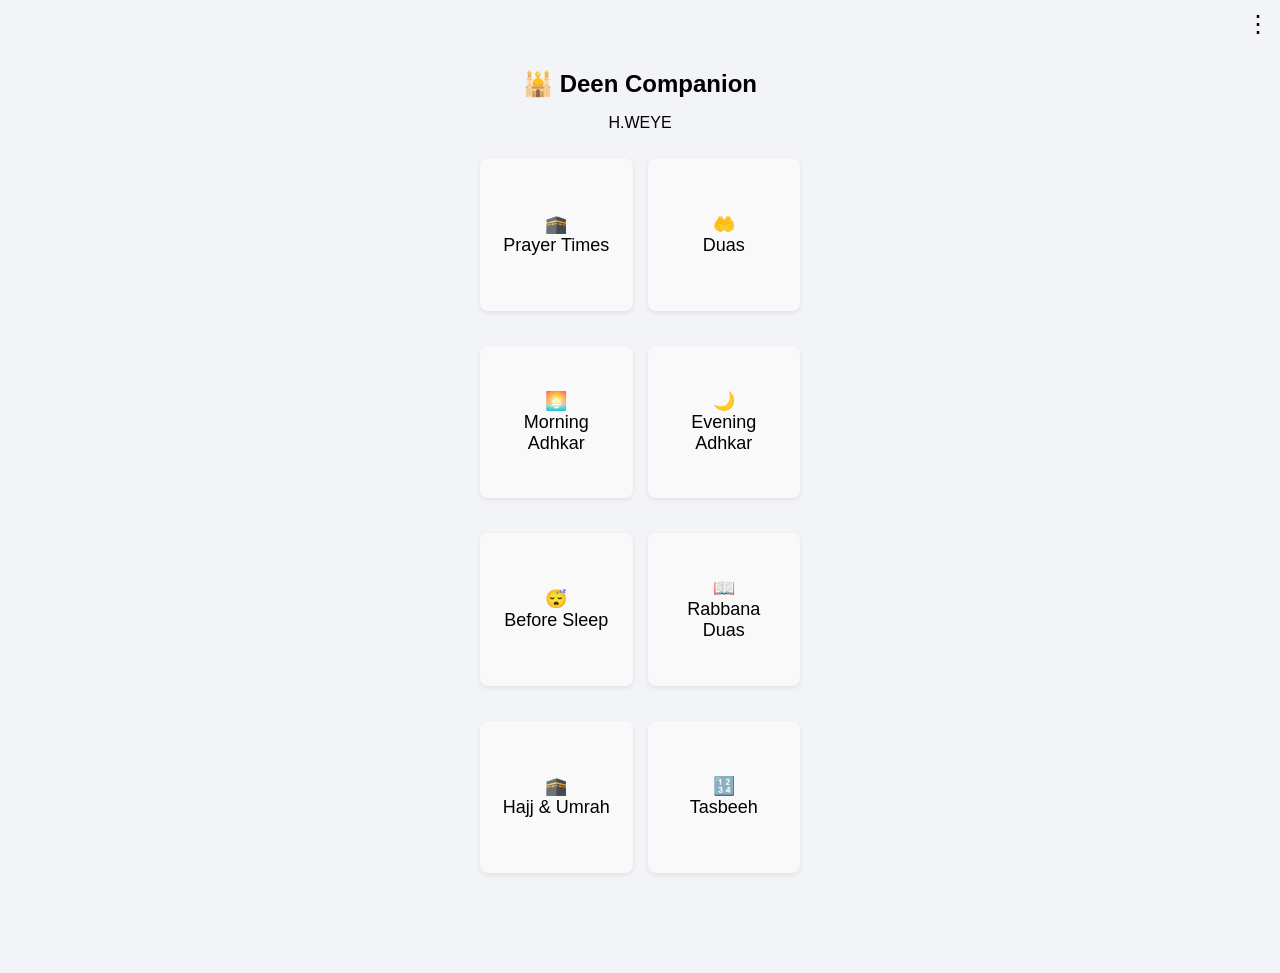
<file: index.html>
<!DOCTYPE html>
<html lang="en">
<head>
<meta charset="UTF-8">
<meta name="viewport" content="width=device-width, initial-scale=1.0">
<title>Deen Companion</title>
<link rel="stylesheet" href="style.css">
<style>
  body { margin: 0; font-family: Arial; }
  .menu-container { position: fixed; top: 10px; right: 10px; z-index: 1000; }
  .menu-icon { font-size: 24px; cursor: pointer; }
  .menu { display: none; position: absolute; right: 0; top: 30px; background: white; border: 1px solid #ccc; border-radius: 5px; min-width: 150px; box-shadow: 0 2px 8px rgba(0,0,0,0.2); }
  .menu a { display: block; padding: 10px; text-decoration: none; color: black; border-bottom: 1px solid #eee; }
  .menu a:last-child { border-bottom: none; }
  .menu a:hover { background: #f0f0f0; }
  .app { padding: 20px; margin-top: 50px; }
  .grid { display: grid; grid-template-columns: repeat(2, 1fr); gap: 15px; }
  .card { display: flex; justify-content: center; align-items: center; text-align: center; padding: 20px; background: #f9f9f9; border-radius: 8px; text-decoration: none; color: black; font-size: 18px; }
</style>
<link rel="manifest" href="manifest.json">
<meta name="theme-color" content="#00796b">

</head>
<body>

<div class="menu-container">
  <div class="menu-icon" onclick="toggleMenu()">⋮</div>
  <div id="dropdownMenu" class="menu">
    <a href="#" onclick="openSettings()">Settings</a>
    <a href="#" onclick="shareApp()">Share</a>
    <a href="https://yourwebsite.com" target="_blank">Website</a>
    <a href="#" onclick="rateApp()">Rate</a>
    <a href="about.html">About</a>
    <a href="help.html">Help</a>
  </div>
</div>

<div class="app" id="appContent">
  <h2>🕌 Deen Companion</h2>
   <p class="signature">H.WEYE</p>
  <div class="grid">
    <a href="prayer.html" class="card">🕋<br>Prayer Times</a>
    <a href="duas.html" class="card">🤲<br>Duas</a>
    <a href="morning.html" class="card">🌅<br>Morning Adhkar</a>
    <a href="evening.html" class="card">🌙<br>Evening Adhkar</a>
    <a href="sleep.html" class="card">😴<br>Before Sleep</a>
    <a href="rabbana.html" class="card">📖<br>Rabbana Duas</a>
    <a href="hajj.html" class="card">🕋<br>Hajj & Umrah</a>
    <a href="tasbeeh2.html" class="card">🔢<br>Tasbeeh</a>
  </div>
</div>
<!-- SETTINGS PAGE -->
<div id="settingsPage" style="display:none; padding:20px;">
  <h2>⚙️ Settings</h2>

 <div class="container">

  <!-- Dark/Light Theme -->
  <div class="setting" onclick="toggleSection('themeSection')">
    <h3>🌙 Dark / Light Mode</h3>
  </div>
  <div id="themeSection" class="setting-content">
    <button onclick="setTheme('light')">Light Mode</button>
    <button onclick="setTheme('dark')">Dark Mode</button> 
  </div>

  <!-- Reminders -->
  <div class="setting" onclick="toggleSection('reminderSection')">
    <h3>🔔 Reminders</h3>
  </div>
  <div id="reminderSection" class="setting-content">
    <div class="toggle-switch">
      <span>Morning Adhkar</span>
      <input type="checkbox" id="morningToggle">
    </div>
    <div class="toggle-switch">
      <span>Evening Adhkar</span>
      <input type="checkbox" id="eveningToggle">
    </div>
    <div class="toggle-switch">
      <span>Sleep Duas</span>
      <input type="checkbox" id="sleepToggle">
    </div>
  </div>

  <!-- Fonts -->
  <div class="setting" onclick="toggleSection('fontSection')">
    <h3>🔤 Fonts</h3>
  </div>
  <div id="fontSection" class="setting-content">
    <label>Font Size</label>
    <input type="range" id="fontSlider" min="14" max="24">
    <label>Font Style</label>
    <select id="fontStyle">
      <option value="Arial">Arial</option>
      <option value="Tahoma">Tahoma</option>
      <option value="Georgia">Georgia</option>
      <option value="Verdana">Verdana</option>
    </select>
  </div>

  <!-- Display -->
  <div class="setting" onclick="toggleSection('displaySection')">
    <h3>📱 Display Settings</h3>
  </div>
  <div id="displaySection" class="setting-content">
    <button onclick="showOldDuas()">Show Old Duas</button>
  </div>

  <!-- Contact -->
  <div class="setting" onclick="toggleSection('contactSection')">
    <h3>📩 Contact / Report Issue</h3>
  </div>
  <div id="contactSection" class="setting-content">
    <input type="text" id="name" placeholder="Your Name">
    <input type="email" id="email" placeholder="Your Email">
    <textarea id="issueDescription" placeholder="Describe issue"></textarea>
    <button onclick="submitIssue()">Submit</button>
  </div>

</div>

  <button onclick="goBack()">⬅ Back</button>
</div>

<script>
function toggleMenu() {
  const menu = document.getElementById("dropdownMenu");
  menu.style.display = (menu.style.display === "block") ? "none" : "block";
}

window.onclick = function(e) {
  if (!e.target.matches('.menu-icon')) {
    document.getElementById("dropdownMenu").style.display = "none";
  }
}

function shareApp() {
  const url = 'https://hananadanweye2-debug.github.io/deen-companion-App/';

  if (navigator.share) {
    navigator.share({
      title: 'Deen Companion',
      text: 'Check out this Islamic app 🕌',
      url: url
    })
    .then(() => console.log('Shared successfully'))
    .catch((error) => console.log('Error sharing:', error));
  } else {
    // Better fallback
    copyLinkFallback(url);
  }
}
function copyLinkFallback(url) {
  const tempInput = document.createElement("input");
  tempInput.value = url;
  document.body.appendChild(tempInput);
  tempInput.select();
  document.execCommand("copy");
  document.body.removeChild(tempInput);

  alert("Link copied! Share it with friends 👍");
}
function rateApp() {
  alert("Redirecting to app store for rating (replace with your link).");
  
}
function openSettings() {
  document.getElementById("appContent").style.display = "none";
  document.getElementById("settingsPage").style.display = "block";
}

function goBack() {
  document.getElementById("appContent").style.display = "block";
  document.getElementById("settingsPage").style.display = "none";
}
function toggleSection(id) {
  const section = document.getElementById(id);
  section.style.display = (section.style.display === "block") ? "none" : "block";
}

function setTheme(mode) {
  if (mode === "dark") {
    document.body.style.background = "#121212";
    document.body.style.color = "white";
  } else {
    document.body.style.background = "white";
    document.body.style.color = "black";
  }
}
if ('serviceWorker' in navigator) {
  navigator.serviceWorker.register('service-worker.js')
    .then(() => console.log('Service Worker registered'))
    .catch(err => console.log('Service Worker failed', err));
}
let deferredPrompt;

window.addEventListener('beforeinstallprompt', (e) => {
  e.preventDefault();
  deferredPrompt = e;

  // Show install button
  const installBtn = document.createElement("button");
  installBtn.innerText = "Install App 📲";
  document.body.appendChild(installBtn);

  installBtn.onclick = () => {
    deferredPrompt.prompt();
    deferredPrompt.userChoice.then(() => {
      deferredPrompt = null;
    });
  };
});
</script>

</body>
</html>
</file>
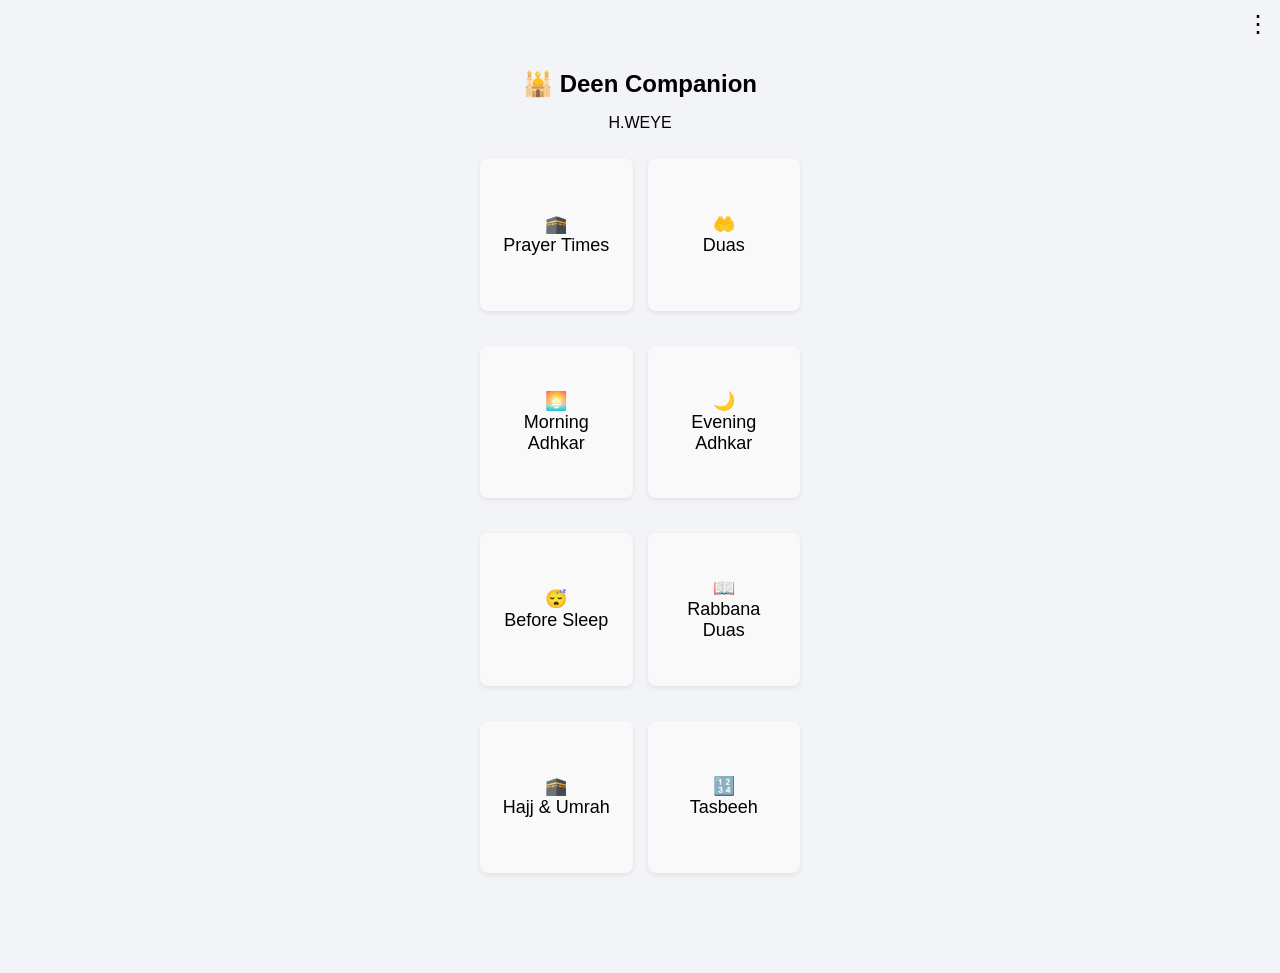
<file: PRAYERAPP/index.html>
<!DOCTYPE html>
<html lang="en">
<head>
<meta charset="UTF-8">
<meta name="viewport" content="width=device-width, initial-scale=1.0">
<title>Deen Companion</title>
<link rel="stylesheet" href="style.css">
<style>
  body { margin: 0; font-family: Arial; }
  .menu-container { position: fixed; top: 10px; right: 10px; z-index: 1000; }
  .menu-icon { font-size: 24px; cursor: pointer; }
  .menu { display: none; position: absolute; right: 0; top: 30px; background: white; border: 1px solid #ccc; border-radius: 5px; min-width: 150px; box-shadow: 0 2px 8px rgba(0,0,0,0.2); }
  .menu a { display: block; padding: 10px; text-decoration: none; color: black; border-bottom: 1px solid #eee; }
  .menu a:last-child { border-bottom: none; }
  .menu a:hover { background: #f0f0f0; }
  .app { padding: 20px; margin-top: 50px; }
  .grid { display: grid; grid-template-columns: repeat(2, 1fr); gap: 15px; }
  .card { display: flex; justify-content: center; align-items: center; text-align: center; padding: 20px; background: #f9f9f9; border-radius: 8px; text-decoration: none; color: black; font-size: 18px; }
</style>
<link rel="manifest" href="manifest.json">
<meta name="theme-color" content="#00796b">

</head>
<body>

<div class="menu-container">
  <div class="menu-icon" onclick="toggleMenu()">⋮</div>
  <div id="dropdownMenu" class="menu">
    <a href="#" onclick="openSettings()">Settings</a>
    <a href="#" onclick="shareApp()">Share</a>
    <a href="https://yourwebsite.com" target="_blank">Website</a>
    <a href="#" onclick="rateApp()">Rate</a>
    <a href="about.html">About</a>
    <a href="help.html">Help</a>
  </div>
</div>

<div class="app" id="appContent">
  <h2>🕌 Deen Companion</h2>
   <p class="signature">H.WEYE</p>
  <div class="grid">
    <a href="prayer.html" class="card">🕋<br>Prayer Times</a>
    <a href="duas.html" class="card">🤲<br>Duas</a>
    <a href="morning.html" class="card">🌅<br>Morning Adhkar</a>
    <a href="evening.html" class="card">🌙<br>Evening Adhkar</a>
    <a href="sleep.html" class="card">😴<br>Before Sleep</a>
    <a href="rabbana.html" class="card">📖<br>Rabbana Duas</a>
    <a href="hajj.html" class="card">🕋<br>Hajj & Umrah</a>
    <a href="tasbeeh2.html" class="card">🔢<br>Tasbeeh</a>
  </div>
</div>
<!-- SETTINGS PAGE -->
<div id="settingsPage" style="display:none; padding:20px;">
  <h2>⚙️ Settings</h2>

 <div class="container">

  <!-- Dark/Light Theme -->
  <div class="setting" onclick="toggleSection('themeSection')">
    <h3>🌙 Dark / Light Mode</h3>
  </div>
  <div id="themeSection" class="setting-content">
    <button onclick="setTheme('light')">Light Mode</button>
    <button onclick="setTheme('dark')">Dark Mode</button> 
  </div>

  <!-- Reminders -->
  <div class="setting" onclick="toggleSection('reminderSection')">
    <h3>🔔 Reminders</h3>
  </div>
  <div id="reminderSection" class="setting-content">
    <div class="toggle-switch">
      <span>Morning Adhkar</span>
      <input type="checkbox" id="morningToggle">
    </div>
    <div class="toggle-switch">
      <span>Evening Adhkar</span>
      <input type="checkbox" id="eveningToggle">
    </div>
    <div class="toggle-switch">
      <span>Sleep Duas</span>
      <input type="checkbox" id="sleepToggle">
    </div>
  </div>

  <!-- Fonts -->
  <div class="setting" onclick="toggleSection('fontSection')">
    <h3>🔤 Fonts</h3>
  </div>
  <div id="fontSection" class="setting-content">
    <label>Font Size</label>
    <input type="range" id="fontSlider" min="14" max="24">
    <label>Font Style</label>
    <select id="fontStyle">
      <option value="Arial">Arial</option>
      <option value="Tahoma">Tahoma</option>
      <option value="Georgia">Georgia</option>
      <option value="Verdana">Verdana</option>
    </select>
  </div>

  <!-- Display -->
  <div class="setting" onclick="toggleSection('displaySection')">
    <h3>📱 Display Settings</h3>
  </div>
  <div id="displaySection" class="setting-content">
    <button onclick="showOldDuas()">Show Old Duas</button>
  </div>

  <!-- Contact -->
  <div class="setting" onclick="toggleSection('contactSection')">
    <h3>📩 Contact / Report Issue</h3>
  </div>
  <div id="contactSection" class="setting-content">
    <input type="text" id="name" placeholder="Your Name">
    <input type="email" id="email" placeholder="Your Email">
    <textarea id="issueDescription" placeholder="Describe issue"></textarea>
    <button onclick="submitIssue()">Submit</button>
  </div>

</div>

  <button onclick="goBack()">⬅ Back</button>
</div>

<script>
function toggleMenu() {
  const menu = document.getElementById("dropdownMenu");
  menu.style.display = (menu.style.display === "block") ? "none" : "block";
}

window.onclick = function(e) {
  if (!e.target.matches('.menu-icon')) {
    document.getElementById("dropdownMenu").style.display = "none";
  }
}

function shareApp() {
  const url = 'https://hananadanweye2-debug.github.io/deen-companion-App/';

  if (navigator.share) {
    navigator.share({
      title: 'Deen Companion',
      text: 'Check out this Islamic app 🕌',
      url: url
    })
    .then(() => console.log('Shared successfully'))
    .catch((error) => console.log('Error sharing:', error));
  } else {
    // Better fallback
    copyLinkFallback(url);
  }
}
function copyLinkFallback(url) {
  const tempInput = document.createElement("input");
  tempInput.value = url;
  document.body.appendChild(tempInput);
  tempInput.select();
  document.execCommand("copy");
  document.body.removeChild(tempInput);

  alert("Link copied! Share it with friends 👍");
}
function rateApp() {
  alert("Redirecting to app store for rating (replace with your link).");
  
}
function openSettings() {
  document.getElementById("appContent").style.display = "none";
  document.getElementById("settingsPage").style.display = "block";
}

function goBack() {
  document.getElementById("appContent").style.display = "block";
  document.getElementById("settingsPage").style.display = "none";
}
function toggleSection(id) {
  const section = document.getElementById(id);
  section.style.display = (section.style.display === "block") ? "none" : "block";
}

function setTheme(mode) {
  if (mode === "dark") {
    document.body.style.background = "#121212";
    document.body.style.color = "white";
  } else {
    document.body.style.background = "white";
    document.body.style.color = "black";
  }
}
if ('serviceWorker' in navigator) {
  navigator.serviceWorker.register('service-worker.js')
    .then(() => console.log('Service Worker registered'))
    .catch(err => console.log('Service Worker failed', err));
}
let deferredPrompt;

window.addEventListener('beforeinstallprompt', (e) => {
  e.preventDefault();
  deferredPrompt = e;

  // Show install button
  const installBtn = document.createElement("button");
  installBtn.innerText = "Install App 📲";
  document.body.appendChild(installBtn);

  installBtn.onclick = () => {
    deferredPrompt.prompt();
    deferredPrompt.userChoice.then(() => {
      deferredPrompt = null;
    });
  };
});
</script>

</body>
</html>
</file>
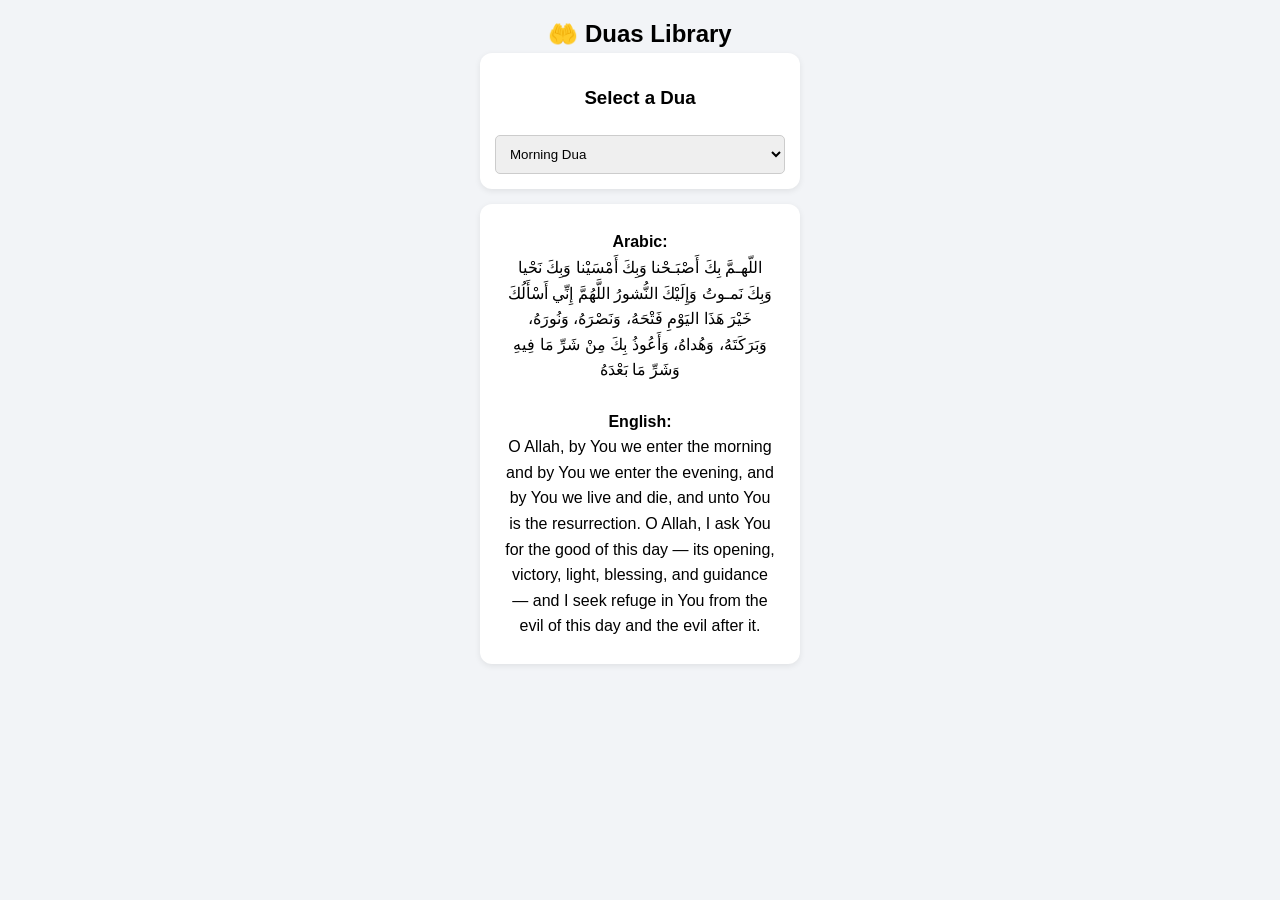
<file: duas.html>
<!DOCTYPE html>
<html lang="en">
<head>
<meta charset="UTF-8">
<meta name="viewport" content="width=device-width, initial-scale=1.0">
<title>Duas Library</title>
<link rel="stylesheet" href="style.css">
</head>
<body>

<div class="app">
<h2>🤲 Duas Library</h2>

<!-- Dua Selector -->
<div class="section">
  <h3>Select a Dua</h3>
  <select id="duaSelect" onchange="showDua()"></select>
</div>

<!-- Dua Display -->
<div class="section" id="duaDisplay">
  <div id="duaText" style="padding: 10px; line-height: 1.6; font-size: 16px;">
    Select a Dua from above
  </div>
</div>

</div>

<script>
const duaSelect = document.getElementById("duaSelect");
const duaText = document.getElementById("duaText");

// Full Dua Library
const duas = [
  ["Morning Dua",
   `اللّهـمَّ بِكَ أَصْبَـحْنا وَبِكَ أَمْسَيْنا وَبِكَ نَحْيا وَبِكَ نَمـوتُ وَإِلَيْكَ النُّشورُ
اللَّهُمَّ إِنِّي أَسْأَلُكَ خَيْرَ هَذَا اليَوْمِ فَتْحَهُ، وَنَصْرَهُ، وَنُورَهُ، وَبَرَكَتَهُ، وَهُداهُ، وَأَعُوذُ بِكَ مِنْ شَرِّ مَا فِيهِ وَشَرِّ مَا بَعْدَهُ`,
   `O Allah, by You we enter the morning and by You we enter the evening, and by You we live and die, and unto You is the resurrection.
O Allah, I ask You for the good of this day — its opening, victory, light, blessing, and guidance — and I seek refuge in You from the evil of this day and the evil after it.`],

  ["Evening Dua",
   `اللّهـمَّ بِكَ أَمْسَيْنا وَبِكَ أَصْبَحْنا وَبِكَ نَحْيا وَبِكَ نَموتُ وَإِلَيْكَ الْمَصيرُ
اللَّهُمَّ إِنِّي أَسْأَلُكَ خَيْرَ هَذِهِ اللَّيْلَةِ فَتْحَهَا، وَنَصْرَهَا، وَنُورَهَا، وَبَرَكَتَهَا، وَهُدَاهَا، وَأَعُوذُ بِكَ مِنْ شَرِّ مَا فِيهَا وَشَرِّ مَا بَعْدَهَا`,
   `O Allah, by You we enter the evening and by You we enter the morning, and by You we live and die, and to You is the return.
O Allah, I ask You for the good of this night — its opening, victory, light, blessing, and guidance — and I seek refuge with You from the evil of this night and the evil after it.`],

  ["Before Sleep",
   `بِاسْمِكَ اللَّهُمَّ أَمُوتُ وَأَحْيَا`,
   `In Your name, O Allah, I die and I live.`],

  ["Travel Dua",
   `سُبْحَانَ الَّذِي سَخَّرَ لَنَا هَذَا وَمَا كُنَّا لَهُ مُقْرِنِينَ وَإِنَّا إِلَى رَبِّنَا لَمُنْقَلِبُونَ`,
   `Glory be to Him who has subjected this (vehicle) to us, and we could never have it (by our efforts). And indeed, to our Lord we will return.`],

  ["Forgiveness",
   `رَبِّ اغْفِرْ لِي وَلِوَالِدَيَّ وَلِلْمُؤْمِنِينَ يَوْمَ يَقُومُ الْحِسَابُ`,
   `My Lord, forgive me, my parents, and the believers on the Day when the reckoning will be established.`],

  ["Seeking Guidance",
   `اهْدِنَا الصِّرَاطَ الْمُسْتَقِيمَ`,
   `Guide us to the Straight Path.`],

  ["Gratitude",
   `الْحَمْدُ لِلَّهِ رَبِّ الْعَالَمِينَ`,
   `All praise is due to Allah, Lord of the worlds.`],

  ["Protection from Evil",
   `أَعُوذُ بِاللَّهِ مِنَ الشَّيْطَانِ الرَّجِيمِ`,
   `I seek refuge with Allah from the accursed Satan.`],

  ["Health and Healing",
   `اللَّهُمَّ اشْفِ نَفْسِي وَشِفَاءَ جَمِيعِ الْمُؤْمِنِينَ`,
   `O Allah, heal my soul and the souls of all believers.`],

  ["Patience",
   `رَبَّنَا أَفْرِغْ عَلَيْنَا صَبْرًا وَتَوَفَّنَا مُسْلِمِينَ`,
   `Our Lord, pour upon us patience and cause us to die as Muslims.`]
];
// Populate the dropdown
duas.forEach((d, i) => {
  let option = document.createElement("option");
  option.value = i;
  option.textContent = d[0];
  duaSelect.appendChild(option);
});

// Show selected Dua
window.showDua = function(){
  const index = duaSelect.value || 0;
  const d = duas[index];
  duaText.innerHTML = `<b>Arabic:</b><br>${d[1]}<br><br><b>English:</b><br>${d[2]}`;
}

showDua();

// Optional: schedule notifications (demo)
function scheduleDuaNotifications(duas) {
  duas.forEach((d, i) => {
    setTimeout(() => {
      if(Notification.permission === "granted") {
        new Notification(`Dua Reminder: ${d[0]}`, { body: d[2] });
      }
    }, i * 60000); // demo: 1 min apart
  });
}

// Request notification permission
if ("Notification" in window) {
  Notification.requestPermission().then(permission => {
    if (permission === "granted") {
      scheduleDuaNotifications(duas);
    }
  });
}

</script>
</body>
</html>
</file>
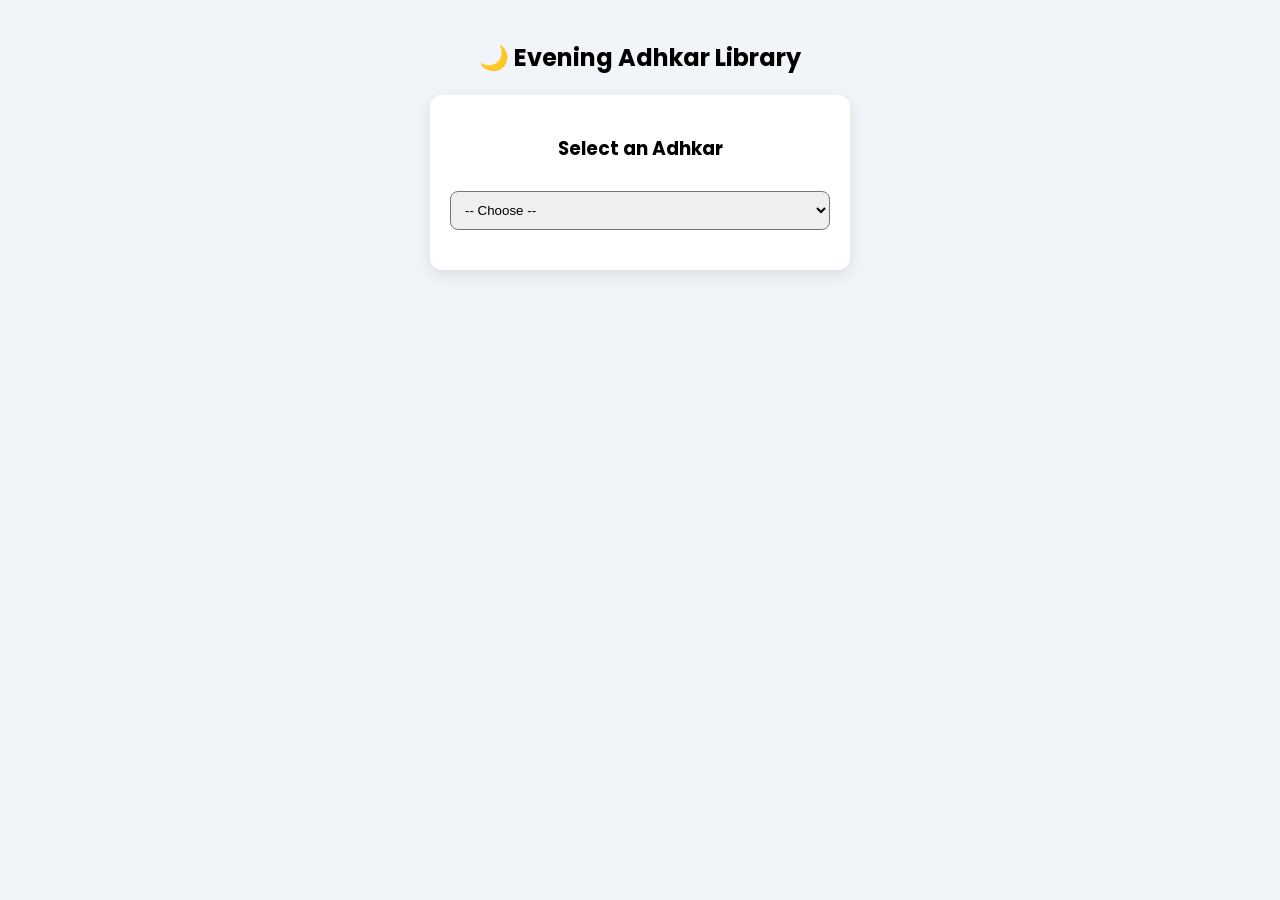
<file: evening.html>
<!DOCTYPE html>
<html lang="en">
<head>
<meta charset="UTF-8">
<meta name="viewport" content="width=device-width, initial-scale=1.0">
<title>Evening Adhkar</title>

<!-- Google Fonts -->
<link href="https://fonts.googleapis.com/css2?family=Poppins:wght@400;600&family=Amiri&display=swap" rel="stylesheet">

<style>
body {
    font-family: 'Poppins', Arial, sans-serif;
    background: #f1f5f9;
    margin: 0;
}

.container {
    max-width: 420px;
    margin: 40px auto;
    text-align: center;
}

.card {
    background: white;
    padding: 20px;
    border-radius: 12px;
    box-shadow: 0 5px 15px rgba(0,0,0,0.1);
}

select {
    width: 100%;
    padding: 10px;
    border-radius: 8px;
    margin-top: 10px;
}

.result {
    margin-top: 20px;
    text-align: left;
}

.arabic {
    font-size: 20px;
    direction: rtl;
    margin-bottom: 10px;
}

.translation {
    font-size: 14px;
    color: #555;
    margin-bottom: 15px;
}
</style>
</head>

<body>

<div class="container">
  <h2>🌙 Evening Adhkar Library</h2>

  <div class="card">
    <h3>Select an Adhkar</h3>

    <select onchange="showAdhkar(this.value)">
      <option value="">-- Choose --</option>
      <option value="entry">Evening Entry</option>
      <option value="ikhlas">3 Quls (Protection)</option>
      <option value="kursi">Ayat al-Kursi</option>
      <option value="protection">Protection Duas</option>
      <option value="forgiveness">Forgiveness</option>
      <option value="gratitude">Gratitude</option>
    </select>

    <div id="result" class="result"></div>
  </div>
</div>

<script>
function showAdhkar(value) {
  let content = "";

  if (value === "entry") {
    content = `
    <div class="arabic">
    أَمْسَيْنَا وَأَمْسَى الْمُلْكُ لِلَّهِ، وَالْحَمْدُ لِلَّهِ، لَا إِلَهَ إِلَّا اللَّهُ وَحْدَهُ لَا شَرِيكَ لَهُ،
    لَهُ الْمُلْكُ وَلَهُ الْحَمْدُ وَهُوَ عَلَى كُلِّ شَيْءٍ قَدِيرٌ،
    رَبِّ أَسْأَلُكَ خَيْرَ مَا فِي هَذِهِ اللَّيْلَةِ وَخَيْرَ مَا بَعْدَهَا،
    وَأَعُوذُ بِكَ مِنْ شَرِّ مَا فِي هَذِهِ اللَّيْلَةِ وَشَرِّ مَا بَعْدَهَا،
    رَبِّ أَعُوذُ بِكَ مِنَ الْكَسَلِ وَسُوءِ الْكِبَرِ،
    رَبِّ أَعُوذُ بِكَ مِنْ عَذَابٍ فِي النَّارِ وَعَذَابٍ فِي الْقَبْرِ
    </div>
    <div class="translation">
    We have reached the evening and all sovereignty belongs to Allah. All praise is due to Allah.
    None has the right to be worshipped except Allah alone, without partner.
    To Him belongs the dominion and praise, and He is over all things capable.
    My Lord, I ask You for the good of this night and what follows it,
    and I seek refuge in You from the evil of this night and what follows it.
    My Lord, I seek refuge in You from laziness and bad old age,
    and I seek refuge in You from punishment in the Fire and punishment in the grave.
    </div>
    `;
  }

  else if (value === "ikhlas") {
    content = `
    <div class="arabic">
    قُلْ هُوَ اللَّهُ أَحَدٌ، اللَّهُ الصَّمَدُ،
    لَمْ يَلِدْ وَلَمْ يُولَدْ، وَلَمْ يَكُن لَّهُ كُفُوًا أَحَدٌ
    </div>
    <div class="translation">Surah Al-Ikhlas (Recite 3 times)</div>

    <div class="arabic">
    قُلْ أَعُوذُ بِرَبِّ الْفَلَقِ، مِن شَرِّ مَا خَلَقَ،
    وَمِن شَرِّ غَاسِقٍ إِذَا وَقَبَ،
    وَمِن شَرِّ النَّفَّاثَاتِ فِي الْعُقَدِ،
    وَمِن شَرِّ حَاسِدٍ إِذَا حَسَدَ
    </div>
    <div class="translation">Surah Al-Falaq (3 times)</div>

    <div class="arabic">
    قُلْ أَعُوذُ بِرَبِّ النَّاسِ، مَلِكِ النَّاسِ،
    إِلَٰهِ النَّاسِ، مِن شَرِّ الْوَسْوَاسِ الْخَنَّاسِ،
    الَّذِي يُوَسْوِسُ فِي صُدُورِ النَّاسِ،
    مِنَ الْجِنَّةِ وَالنَّاسِ
    </div>
    <div class="translation">Surah An-Nas (3 times)</div>
    `;
  }

  else if (value === "kursi") {
    content = `
    <div class="arabic">
    اللَّهُ لَا إِلَٰهَ إِلَّا هُوَ الْحَيُّ الْقَيُّومُ،
    لَا تَأْخُذُهُ سِنَةٌ وَلَا نَوْمٌ،
    لَّهُ مَا فِي السَّمَاوَاتِ وَمَا فِي الْأَرْضِ،
    مَن ذَا الَّذِي يَشْفَعُ عِندَهُ إِلَّا بِإِذْنِهِ،
    يَعْلَمُ مَا بَيْنَ أَيْدِيهِمْ وَمَا خَلْفَهُمْ،
    وَلَا يُحِيطُونَ بِشَيْءٍ مِّنْ عِلْمِهِ إِلَّا بِمَا شَاءَ،
    وَسِعَ كُرْسِيُّهُ السَّمَاوَاتِ وَالْأَرْضَ،
    وَلَا يَئُودُهُ حِفْظُهُمَا،
    وَهُوَ الْعَلِيُّ الْعَظِيمُ
    </div>
    <div class="translation">
    Ayat al-Kursi — Recite once for protection through the night.
    </div>
    `;
  }

  else if (value === "protection") {
    content = `
    <div class="arabic">
    بِسْمِ اللَّهِ الَّذِي لَا يَضُرُّ مَعَ اسْمِهِ شَيْءٌ فِي الْأَرْضِ وَلَا فِي السَّمَاءِ،
    وَهُوَ السَّمِيعُ الْعَلِيمُ
    </div>
    <div class="translation">In the name of Allah, with whose name nothing can harm. (3 times)</div>

    <div class="arabic">
    أَعُوذُ بِكَلِمَاتِ اللَّهِ التَّامَّاتِ مِن شَرِّ مَا خَلَقَ
    </div>
    <div class="translation">I seek refuge in the perfect words of Allah from what He created. (3 times)</div>
    `;
  }

  else if (value === "forgiveness") {
    content = `
    <div class="arabic">
    اللّهُمَّ أَنْتَ رَبِّي لا إِلَهَ إِلاَّ أَنْتَ،
    خَلَقْتَنِي وَأَنَا عَبْدُكَ،
    وَأَنَا عَلَى عَهْدِكَ وَوَعْدِكَ مَا اسْتَطَعْتُ،
    أَعُوذُ بِكَ مِنْ شَرِّ مَا صَنَعْتُ،
    أَبُوءُ لَكَ بِنِعْمَتِكَ عَلَيَّ،
    وَأَبُوءُ بِذَنْبِي فَاغْفِرْ لِي،
    فَإِنَّهُ لا يَغْفِرُ الذُّنُوبَ إِلاَّ أَنْتَ
    </div>
    <div class="translation">
    O Allah, You are my Lord, none has the right to be worshipped except You.
    You created me and I am Your servant...
    so forgive me, for none forgives sins except You.
    </div>
    `;
  }

  else if (value === "gratitude") {
    content = `
    <div class="arabic">
    اللّهُمَّ مَا أَمْسَى بِي مِنْ نِعْمَةٍ أَوْ بِأَحَدٍ مِنْ خَلْقِكَ،
    فَمِنْكَ وَحْدَكَ لَا شَرِيكَ لَكَ،
    فَلَكَ الْحَمْدُ وَلَكَ الشُّكْرُ
    </div>
    <div class="translation">
    O Allah, whatever blessing I or any of Your creation have received this evening,
    it is from You alone, without partner.
    So for You is all praise and thanks.
    </div>
    `;
  }

  document.getElementById("result").innerHTML = content;
}
</script>

</body>
</html>
</file>
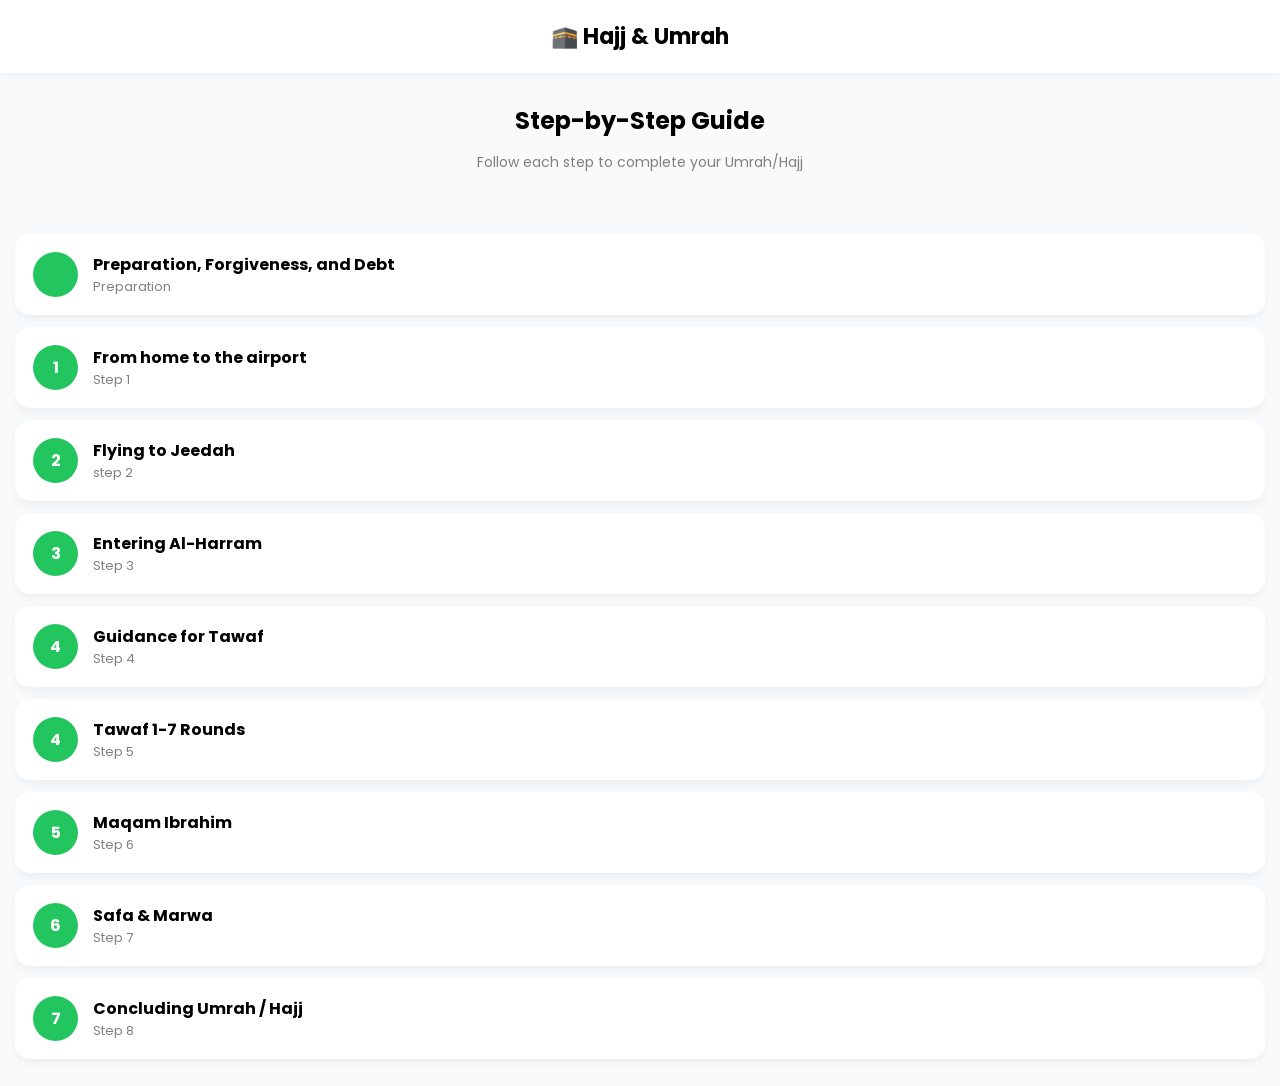
<file: hajj.html>
<!DOCTYPE html>
<html lang="en">
<head>
<meta charset="UTF-8">
<meta name="viewport" content="width=device-width, initial-scale=1.0">
<title>Hajj & Umrah</title>

<!-- Google Fonts -->
<link href="https://fonts.googleapis.com/css2?family=Poppins:wght@400;600&family=Amiri&display=swap" rel="stylesheet">
<style>
body {
    font-family: 'Poppins', Arial, sans-serif;
    background: #f8fafc;
    margin: 0;
}

/* HEADER */
.header {
    background: white;
    padding: 20px;
    text-align: center;
    font-size: 22px;
    font-weight: bold;
    box-shadow: 0 2px 6px rgba(0,0,0,0.05);
}

/* HERO */
.hero {
    padding: 20px;
    text-align: center;
}

.hero img {
    width: 80px;
}

.hero h2 {
    margin: 10px 0 5px;
}

.hero p {
    color: gray;
    font-size: 14px;
}

/* CARDS */
.container {
    padding: 15px;
}

.card {
    background: white;
    padding: 18px;
    margin: 12px 0;
    border-radius: 15px;
    box-shadow: 0 4px 10px rgba(0,0,0,0.05);
    display: flex;
    align-items: center;
    text-decoration: none;
    color: black;
    transition: 0.2s;
}

.card:hover {
    transform: scale(1.02);
}

.number {
    width: 45px;
    height: 45px;
    background: #22c55e;
    color: white;
    border-radius: 50%;
    display: flex;
    align-items: center;
    justify-content: center;
    margin-right: 15px;
    font-weight: bold;
}

.title {
    font-weight: bold;
}

.subtitle {
    font-size: 13px;
    color: gray;
}
</style>
</head>

<body>

<div class="header">🕋 Hajj & Umrah</div>

<div class="hero">
  <h2>Step-by-Step Guide</h2>
  <p>Follow each step to complete your Umrah/Hajj</p>
</div>

<div class="container">

<a href="umrah1.html" class="card">
    <div class="number"></div>
  <div>
    <div class="title">Preparation, Forgiveness, and Debt</div>
    <div class="subtitle">Preparation</div>
  </div>
</a>

<a href="umrah2.html" class="card">
  <div class="number">1</div>
  <div>
    <div class="title">From home to the airport</div>
    <div class="subtitle">Step 1</div>
  </div>
</a>

<a href="umrah3.html" class="card">
  <div class="number">2</div>
  <div>
    <div class="title">Flying to Jeedah</div>
    <div class="subtitle">step 2</div>
  </div>
</a>

<a href="umrah4.html" class="card">
  <div class="number">3</div>
  <div>
    <div class="title">Entering Al-Harram</div>
    <div class="subtitle">Step 3</div>
  </div>
</a>
<a href="umrah5.html" class="card">
  <div class="number">4</div>
  <div>
    <div class="title">Guidance for Tawaf</div>
    <div class="subtitle">Step 4</div>
  </div>
</a>
<a href="umrah6.html" class="card">
  <div class="number">4</div>
  <div>
    <div class="title">Tawaf 1-7 Rounds</div>
    <div class="subtitle">Step 5</div>
  </div>
</a>
<a href="umrah7.html" class="card">
  <div class="number">5</div>
  <div>
    <div class="title">Maqam Ibrahim</div>
    <div class="subtitle">Step 6</div>
  </div>
</a>
<a href="umrah8.html" class="card">
  <div class="number">6</div>
  <div>
    <div class="title">Safa & Marwa</div>
    <div class="subtitle">Step 7</div>
  </div>
</a>
<a href="umrah9.html" class="card">
  <div class="number">7</div>
  <div>
    <div class="title">Concluding Umrah / Hajj</div>
    <div class="subtitle">Step 8</div>
  </div>
</a>

</div>

</body>
</html>
</file>
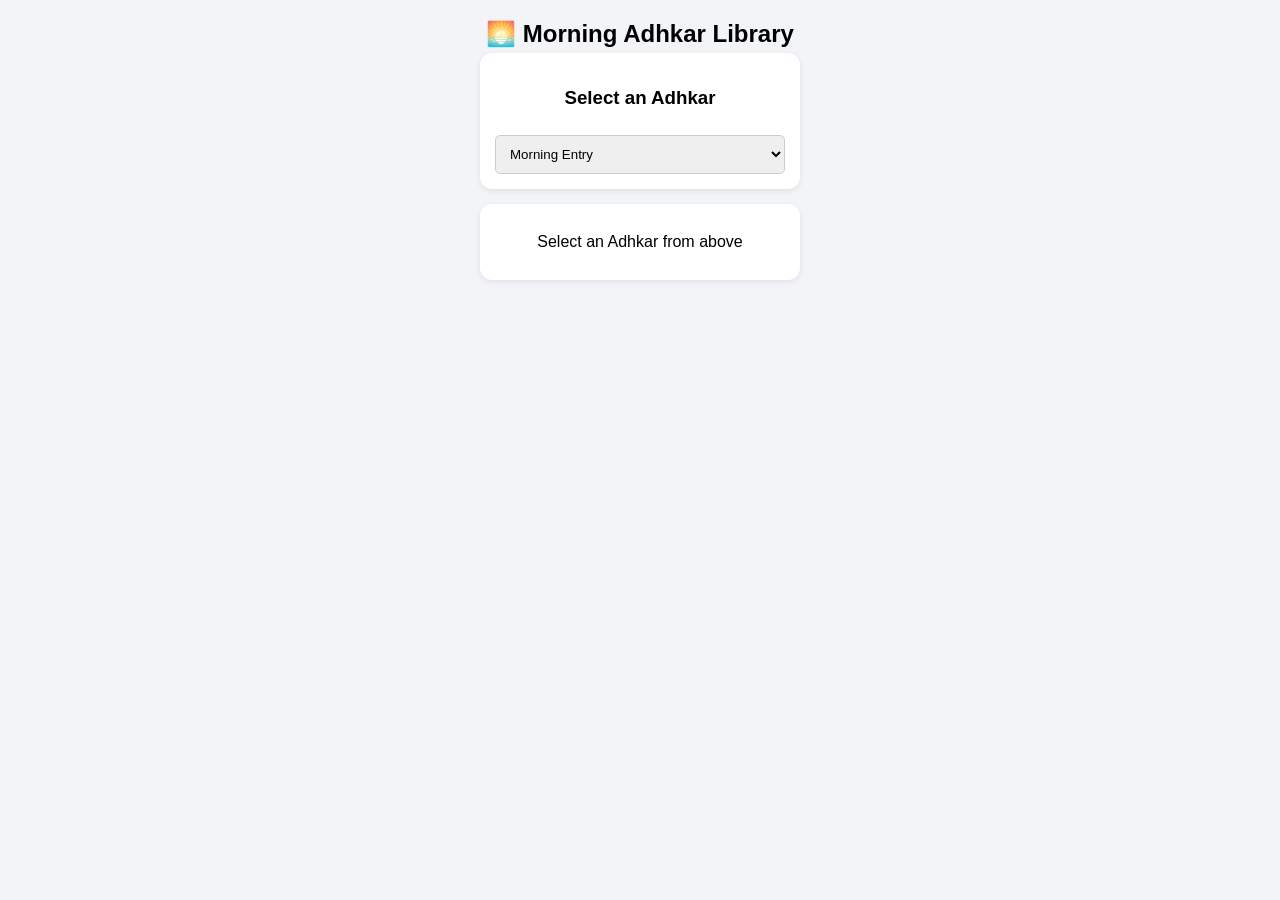
<file: morning.html>
<!DOCTYPE html>
<html lang="en">
<head>
<meta charset="UTF-8">
<meta name="viewport" content="width=device-width, initial-scale=1.0">
<title>Morning Adhkar</title>
<link rel="stylesheet" href="style.css">
</head>
<body>

<div class="app">
<h2>🌅 Morning Adhkar Library</h2>

<!-- Adhkar Selector -->
<div class="section">
  <h3>Select an Adhkar</h3>
  <select id="adhkarSelect" onchange="showAdhkar()"></select>
</div>

<!-- Adhkar Display -->
<div class="section" id="adhkarDisplay">
  <div id="adhkarText" style="padding: 10px; line-height: 1.6; font-size: 16px;">
    Select an Adhkar from above
  </div>
</div>

</div>

<script>
const adhkarSelect = document.getElementById("adhkarSelect");
const adhkarText = document.getElementById("adhkarText");

// Morning Adhkar: [Title, Arabic, English]
const morningAdhkar = [
  ["Morning Entry", 
   "أَصْبَحْنَا وَأَصْبَحَ الْمُلْكُ لِلَّهِ", 
   "We have entered the morning and the entire dominion belongs to Allah."],

  ["Declaration of Faith", 
   "اللّهُمَّ أَنْتَ رَبِّي لا إِلَهَ إِلَّا أَنْتَ", 
   "O Allah, You are my Lord, none has the right to be worshipped except You."],

  ["Seeking Refuge", 
   "اللّهُمَّ أَعُوذُ بِكَ مِنَ الْكُفْرِ وَالْفَقْر", 
   "O Allah, I seek refuge in You from disbelief and poverty."],

  ["Testifying in the Morning", 
   "اللّهُمَّ إِنِّي أَصْبَحْتُ أُشْهِدُكَ وَأُشْهِدُ حَمَلَةَ عَرْشِكَ", 
   "O Allah, I enter the morning testifying You and the bearers of Your Throne."],

  ["Glorifying Allah", 
   "سُبْحَانَ اللهِ وَالْحَمْدُ لِلَّهِ وَلَا إِلَهَ إِلَّا اللَّهُ وَاللّهُ أَكْبَرُ", 
   "Glory be to Allah, all praise is for Allah, there is no god but Allah, and Allah is the Greatest."],

  ["Blessed Morning", 
   "اللّهُمَّ اجعل صباحي هذا مباركًا", 
   "O Allah, make this morning blessed."],

  ["Protection from Evil", 
   "رَبِّ أَعُوذُ بِكَ مِنْ شَرِّ نَفْسِي وَمِنْ شَرِّ كُلِّ دَابَّةٍ", 
   "My Lord, I seek refuge in You from the evil of my soul and the evil of every creature."],

  ["Gratitude and Contentment", 
   "اللّهُمَّ اجعل قلوبنا شاكرةً ونفوسنا راضيةً", 
   "O Allah, make our hearts grateful and our souls content."]
];

// Populate dropdown
morningAdhkar.forEach((a, i) => {
  const option = document.createElement("option");
  option.value = i;
  option.textContent = a[0]; // show title in dropdown
  adhkarSelect.appendChild(option);
});

// Show selected Adhkar below
window.showAdhkar = function() {
  const index = adhkarSelect.value || 0;
  const a = morningAdhkar[index];
  adhkarText.innerHTML = `
    <b>Arabic:</b><br>${a[1]}<br><br>
    <b>English:</b><br>${a[2]}
  `;
}
</script>

</body>
</html>
</file>
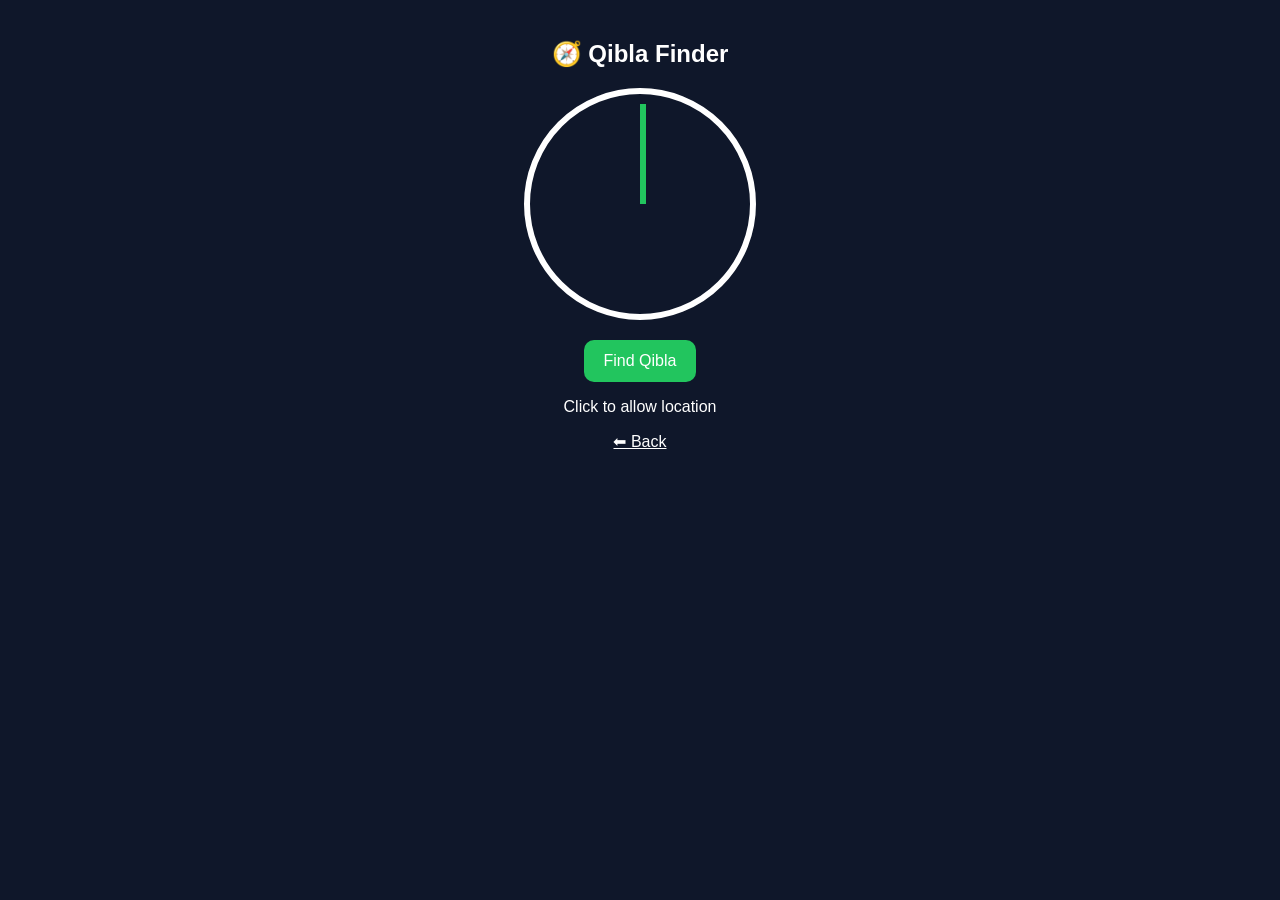
<file: qibla.html>
<!DOCTYPE html>
<html lang="en">
<head>
<meta charset="UTF-8">
<meta name="viewport" content="width=device-width, initial-scale=1.0">
<title>Qibla Finder</title>

<style>
body {
    font-family: Arial;
    background: #0f172a;
    color: white;
    text-align: center;
    margin: 0;
}

.container {
    margin-top: 40px;
}

.compass {
    width: 220px;
    height: 220px;
    border: 6px solid white;
    border-radius: 50%;
    margin: 20px auto;
    position: relative;
}

.arrow {
    width: 6px;
    height: 100px;
    background: #22c55e;
    position: absolute;
    top: 10px;
    left: 50%;
    transform-origin: bottom;
    transition: transform 0.2s ease;
}

button {
    padding: 12px 20px;
    border: none;
    border-radius: 10px;
    background: #22c55e;
    color: white;
    font-size: 16px;
}

.info {
    margin-top: 15px;
}
</style>
</head>

<body>

<div class="container">
  <h2>🧭 Qibla Finder</h2>

  <div class="compass">
    <div id="arrow" class="arrow"></div>
  </div>

  <button onclick="startQibla()">Find Qibla</button>

  <div class="info">
    <p id="status">Click to allow location</p>
    <p id="degree"></p>
  </div>

  <a href="index.html" style="color:white;">⬅ Back</a>
</div>

<script>
const kaabaLat = 21.4225;
const kaabaLng = 39.8262;

function toRadians(deg) {
  return deg * Math.PI / 180;
}

function toDegrees(rad) {
  return rad * 180 / Math.PI;
}

// Calculate Qibla direction
function getQiblaDirection(lat, lng) {
  const φ1 = toRadians(lat);
  const φ2 = toRadians(kaabaLat);
  const Δλ = toRadians(kaabaLng - lng);

  const y = Math.sin(Δλ);
  const x = Math.cos(φ1) * Math.tan(φ2) - Math.sin(φ1) * Math.cos(Δλ);

  return (toDegrees(Math.atan2(y, x)) + 360) % 360;
}

function startQibla() {
  if (navigator.geolocation) {
    navigator.geolocation.getCurrentPosition(position => {
      const lat = position.coords.latitude;
      const lng = position.coords.longitude;

      const qibla = getQiblaDirection(lat, lng);

      document.getElementById("status").innerText = "Location detected ✔️";
      document.getElementById("degree").innerText = "Qibla Direction: " + Math.round(qibla) + "°";

      // Start compass
      window.addEventListener("deviceorientation", function(event) {
        let heading = event.alpha;

        let rotation = qibla - heading;

        document.getElementById("arrow").style.transform =
          "rotate(" + rotation + "deg)";
      });

    }, () => {
      document.getElementById("status").innerText = "Location permission denied ❌";
    });
  } else {
    document.getElementById("status").innerText = "Geolocation not supported ❌";
  }
}
</script>

</body>
</html>
</file>
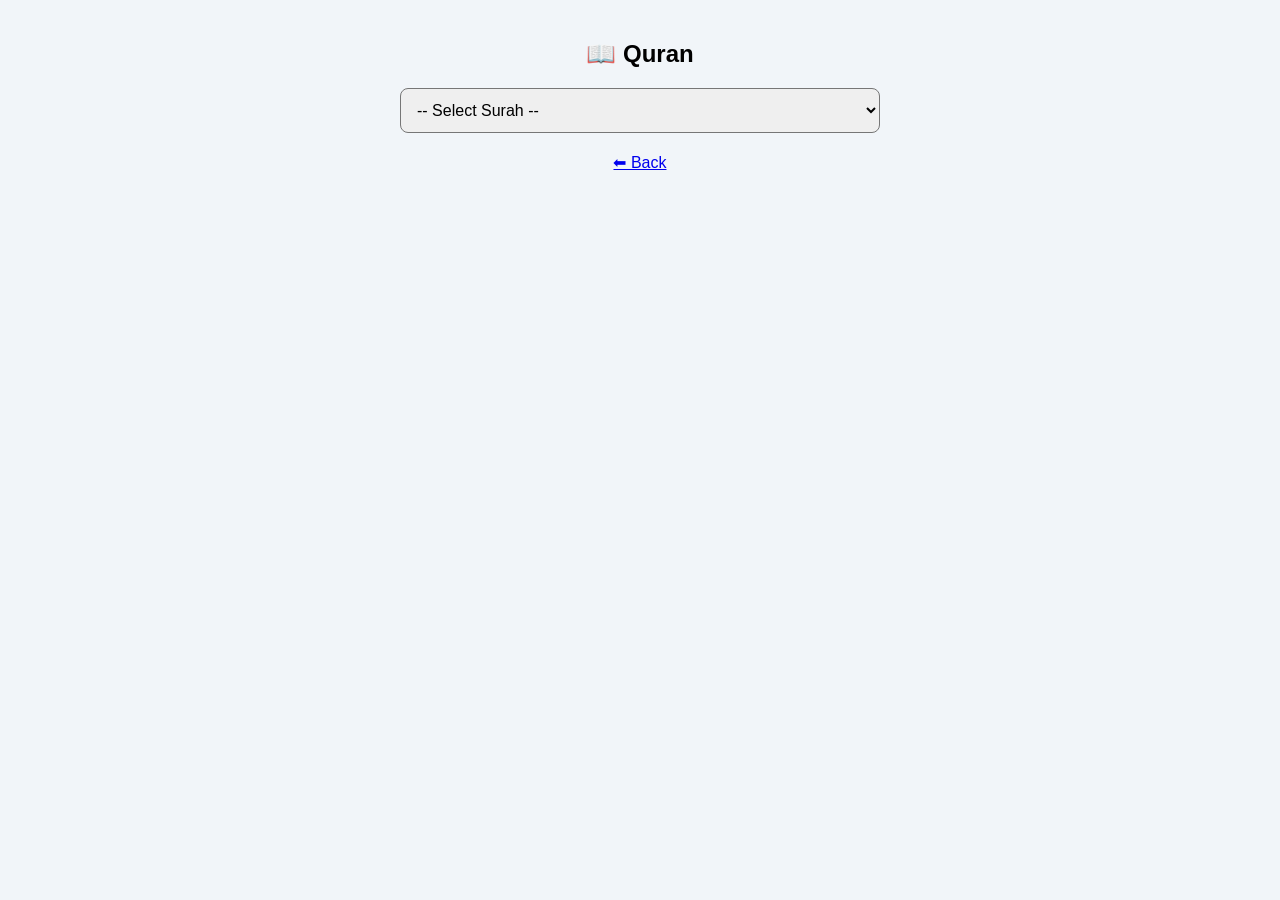
<file: quran.html>
<!DOCTYPE html>
<html lang="en">
<head>
<meta charset="UTF-8">
<meta name="viewport" content="width=device-width, initial-scale=1.0">
<title>Quran App</title>

<style>
body {
    font-family: Arial, sans-serif;
    background: #f1f5f9;
    margin: 0;
    padding: 0;
    text-align: center;
}

.container {
    max-width: 480px;
    margin: 40px auto;
}

h2 {
    margin-bottom: 20px;
}

.select-surah {
    width: 100%;
    padding: 12px;
    border-radius: 8px;
    font-size: 16px;
    margin-bottom: 20px;
}

.card {
    background: white;
    padding: 15px;
    margin: 10px 0;
    border-radius: 12px;
    box-shadow: 0 5px 15px rgba(0,0,0,0.1);
    text-align: left;
}

.arabic {
    font-size: 20px;
    direction: rtl;
    margin-bottom: 10px;
}

.translation {
    font-size: 14px;
    color: #555;
}
</style>
</head>

<body>

<div class="container">
    <h2>📖 Quran</h2>

    <select class="select-surah" onchange="showSurah(this.value)">
        <option value="">-- Select Surah --</option>
        <option value="fatiha">Al-Fatiha</option>
        <option value="ikhlas">Al-Ikhlas</option>
        <option value="falaq">Al-Falaq</option>
        <option value="nas">An-Nas</option>
        <option value="baqarah-last2">Al-Baqarah Last 2 Verses</option>
    </select>

    <div id="result"></div>

    <a href="index.html">⬅ Back</a>
</div>

<script>
function showSurah(value) {
    let content = "";

    if (value === "fatiha") {
        content = `
        <div class="card">
            <div class="arabic">
            بِسْمِ اللَّهِ الرَّحْمَٰنِ الرَّحِيمِ
            الْحَمْدُ لِلَّهِ رَبِّ الْعَالَمِينَ
            الرَّحْمَٰنِ الرَّحِيمِ
            مَالِكِ يَوْمِ الدِّينِ
            إِيَّاكَ نَعْبُدُ وَإِيَّاكَ نَسْتَعِينُ
            اهْدِنَا الصِّرَاطَ الْمُسْتَقِيمَ
            صِرَاطَ الَّذِينَ أَنْعَمْتَ عَلَيْهِمْ غَيْرِ الْمَغْضُوبِ عَلَيْهِمْ وَلَا الضَّالِّينَ
            </div>
            <div class="translation">
            In the name of Allah, the Most Gracious, the Most Merciful.
            Praise be to Allah, Lord of the worlds.
            The Most Gracious, the Most Merciful.
            Master of the Day of Judgment.
            You alone we worship; You alone we ask for help.
            Guide us on the straight path.
            The path of those upon whom You have bestowed favor, not of those who have earned Your anger, nor of those who go astray.
            </div>
        </div>`;
    }

    else if (value === "ikhlas") {
        content = `
        <div class="card">
            <div class="arabic">
            قُلْ هُوَ اللَّهُ أَحَدٌ
            اللَّهُ الصَّمَدُ
            لَمْ يَلِدْ وَلَمْ يُولَدْ
            وَلَمْ يَكُن لَّهُ كُفُوًا أَحَدٌ
            </div>
            <div class="translation">
            Say, He is Allah, [Who is] One,
            Allah, the Eternal Refuge.
            He neither begets nor is born,
            Nor is there to Him any equivalent.
            </div>
        </div>`;
    }

    else if (value === "falaq") {
        content = `
        <div class="card">
            <div class="arabic">
            قُلْ أَعُوذُ بِرَبِّ الْفَلَقِ
            مِن شَرِّ مَا خَلَقَ
            وَمِن شَرِّ غَاسِقٍ إِذَا وَقَبَ
            وَمِن شَرِّ النَّفَّاثَاتِ فِي الْعُقَدِ
            وَمِن شَرِّ حَاسِدٍ إِذَا حَسَدَ
            </div>
            <div class="translation">
            Say, I seek refuge in the Lord of daybreak,
            From the evil of what He created,
            And from the evil of darkness when it settles,
            And from the evil of the blowers in knots,
            And from the evil of an envier when he envies.
            </div>
        </div>`;
    }

    else if (value === "nas") {
        content = `
        <div class="card">
            <div class="arabic">
            قُلْ أَعُوذُ بِرَبِّ النَّاسِ
            مَلِكِ النَّاسِ
            إِلَٰهِ النَّاسِ
            مِن شَرِّ الْوَسْوَاسِ الْخَنَّاسِ
            الَّذِي يُوَسْوِسُ فِي صُدُورِ النَّاسِ
            مِنَ الْجِنَّةِ وَالنَّاسِ
            </div>
            <div class="translation">
            Say, I seek refuge in the Lord of mankind,
            The Sovereign of mankind,
            The God of mankind,
            From the evil of the whisperer who withdraws,
            Who whispers in the breasts of mankind,
            Among jinn and mankind.
            </div>
        </div>`;
    }

    else if (value === "baqarah-last2") {
        content = `
        <div class="card">
            <div class="arabic">
            آمَنَ الرَّسُولُ بِمَا أُنزِلَ إِلَيْهِ مِن رَّبِّهِ وَالْمُؤْمِنُونَ
            كُلٌّ آمَنَ بِاللَّهِ وَمَلَائِكَتِهِ وَكُتُبِهِ وَرُسُلِهِ
            لَا نُفَرِّقُ بَيْنَ أَحَدٍ مِّن رُّسُلِهِ
            وَقَالُوا سَمِعْنَا وَأَطَعْنَا
            غُفْرَانَكَ رَبَّنَا وَإِلَيْكَ الْمَصِيرُ

            لَا يُكَلِّفُ اللَّهُ نَفْسًا إِلَّا وُسْعَهَا
            لَهَا مَا كَسَبَتْ وَعَلَيْهَا مَا اكْتَسَبَتْ
            رَبَّنَا لَا تُؤَاخِذْنَا إِن نَّسِينَا أَوْ أَخْطَأْنَا
            رَبَّنَا وَلَا تَحْمِلْ عَلَيْنَا إِصْرًا كَمَا حَمَلْتَهُ عَلَى الَّذِينَ مِن قَبْلِنَا
            رَبَّنَا وَلَا تُحَمِّلْنَا مَا لَا طَاقَةَ لَنَا بِهِ
            وَاعْفُ عَنَّا وَاغْفِرْ لَنَا وَارْحَمْنَا
            أَنتَ مَوْلَانَا فَانصُرْنَا عَلَى الْقَوْمِ الْكَافِرِينَ
            </div>
            <div class="translation">
            The Messenger has believed in what was revealed to him from his Lord, and the believers too.
            Each of them believes in Allah, His angels, His books, and His messengers.
            We make no distinction between any of His messengers.
            They say: "We hear and obey; forgive us, our Lord, and to You is the final return."
            Allah does not burden a soul beyond that it can bear.
            For it is what it earned and upon it is what it committed.
            Our Lord, do not take us to task if we forget or make a mistake.
            Our Lord, do not burden us as You did those before us.
            Pardon us, forgive us, and have mercy upon us.
            You are our Protector, so help us against the disbelieving people.
            </div>
        </div>`;
    }

    document.getElementById("result").innerHTML = content;
}
</script>

</body>
</html>
</file>
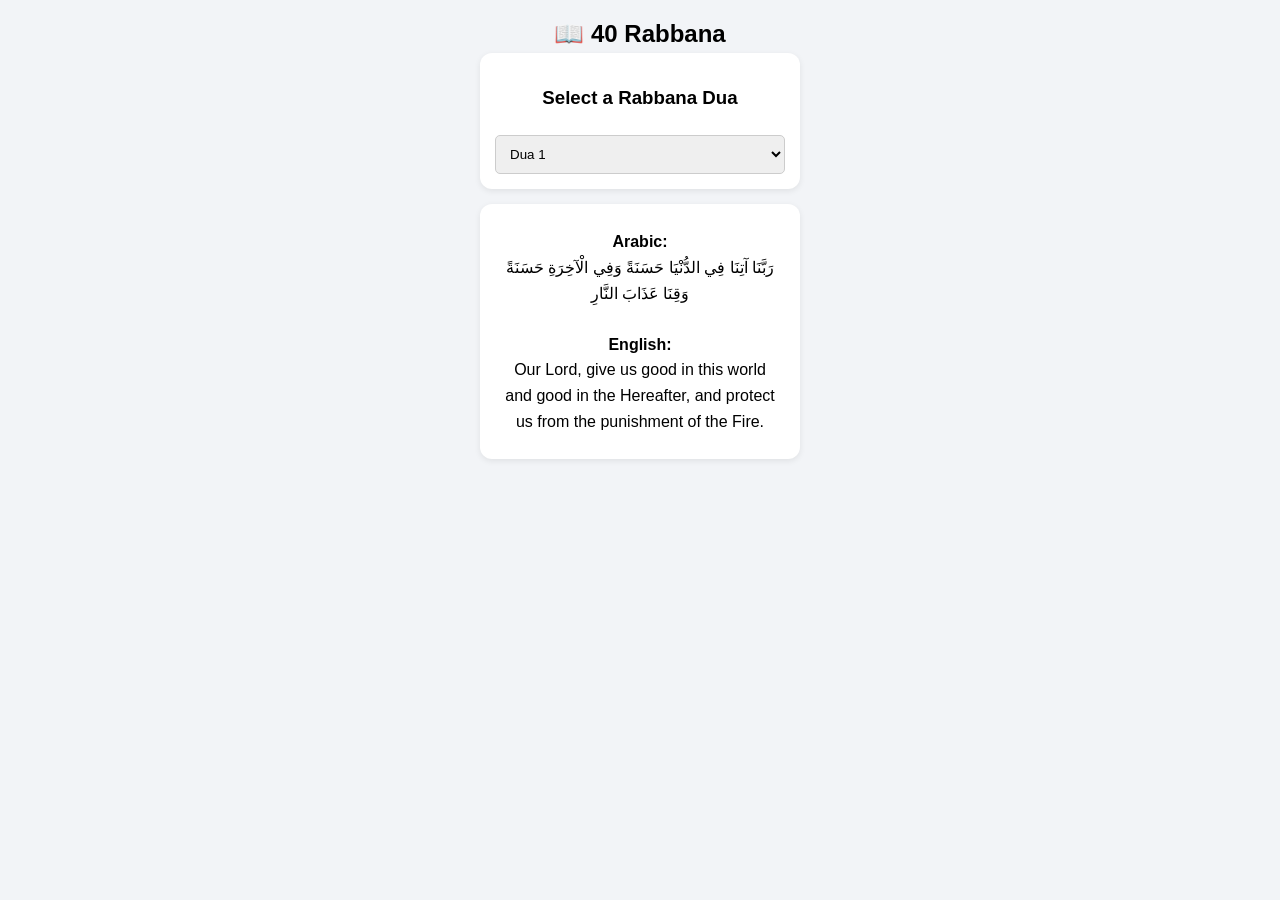
<file: rabbana.html>
<!DOCTYPE html>
<html lang="en">
<head>
<meta charset="UTF-8" />
<meta name="viewport" content="width=device-width, initial-scale=1" />
<title>40 Rabbana</title>
<link rel="stylesheet" href="style.css" />
</head>
<body>

<div class="app">
  <h2>📖 40 Rabbana</h2>

  <div class="section">
    <h3>Select a Rabbana Dua</h3>
    <select id="rabbanaSelect" onchange="showRabbana()"></select>
  </div>

  <div class="section" id="rabbanaDisplay">
    <div id="rabbanaText" style="padding: 10px; line-height: 1.6; font-size: 16px;">
      Select a Dua from above
    </div>
  </div>
</div>

<script>
// Your Rabbana duas data here
const rabbanaDuas = [
["رَبَّنَا آتِنَا فِي الدُّنْيَا حَسَنَةً وَفِي الْآخِرَةِ حَسَنَةً وَقِنَا عَذَابَ النَّارِ",
 "Our Lord, give us good in this world and good in the Hereafter, and protect us from the punishment of the Fire."],

["رَبَّنَا لَا تُزِغْ قُلُوبَنَا بَعْدَ إِذْ هَدَيْتَنَا وَهَبْ لَنَا مِن لَدُنْكَ رَحْمَةً إِنَّكَ أَنْتَ الْوَهَّابُ",
 "Our Lord, do not let our hearts deviate after You have guided us, and grant us mercy from Yourself. Indeed, You are the Bestower."],

["رَبَّنَا اغْفِرْ لَنَا ذُنُوبَنَا وَإِسْرَافَنَا فِي أَمْرِنَا وَثَبِّتْ أَقْدَامَنَا وَانْصُرْنَا عَلَى الْقَوْمِ الْكَافِرِينَ",
 "Our Lord, forgive us our sins and excesses, make firm our feet, and help us against the disbelieving people."],

["رَبَّنَا أَفْرِغْ عَلَيْنَا صَبْرًا وَتَوَفَّنَا مُسْلِمِينَ",
 "Our Lord, pour patience upon us and let us die as Muslims."],

["رَبَّنَا لَا تُؤَاخِذْنَا إِن نَّسِينَا أَوْ أَخْطَأْنَا",
 "Our Lord, do not punish us if we forget or make mistakes."],

["رَبَّنَا وَلَا تَحْمِلْ عَلَيْنَا إِصْرًا كَمَا حَمَلْتَهُ عَلَى الَّذِينَ مِن قَبْلِنَا",
 "Our Lord, do not place upon us a burden like that which You placed on those before us."],

["رَبَّنَا وَلَا تُحَمِّلْنَا مَا لَا طَاقَةَ لَنَا بِهِ وَاعْفُ عَنَّا وَاغْفِرْ لَنَا وَارْحَمْنَا",
 "Our Lord, do not burden us with what we cannot bear; forgive us, pardon us, and have mercy on us."],

["رَبَّنَا أَجِرْنَا مِنَ النَّارِ",
 "Our Lord, save us from the Fire."],

["رَبَّنَا لَا تُخْزِنَا يَوْمَ الْقِيَامَةِ",
 "Our Lord, do not disgrace us on the Day of Resurrection."],

["رَبَّنَا آمَنَّا فَاغْفِرْ لَنَا وَارْحَمْنَا وَأَنْتَ خَيْرُ الرَّاحِمِينَ",
 "Our Lord, we have believed, so forgive us and have mercy upon us. You are the best of the merciful."],

["رَبَّنَا وَاجْعَلْنَا مُسْلِمَيْنِ لَكَ وَمِنْ ذُرِّيَّتِنَا أُمَّةً مُسْلِمَةً لَكَ",
 "Our Lord, make us submissive to You and from our offspring a Muslim nation devoted to You."],

["رَبَّنَا وَاجْعَلْنَا مُهْتَدِينَ وَاجْعَلْنَا مِنَ الْمُفْلِحِينَ",
 "Our Lord, make us guided and among the successful."],

["رَبَّنَا لَا تَجْعَلْنَا فِتْنَةً لِلَّذِينَ كَفَرُوا وَاغْفِرْ لَنَا",
 "Our Lord, do not make us a trial for the disbelievers and forgive us."],

["رَبَّنَا اصْرِفْ عَنَّا عَذَابَ جَهَنَّمَ إِنَّ عَذَابَهَا كَانَ غَرَامًا",
 "Our Lord, turn away from us the punishment of Hell; indeed its punishment is severe."],

["رَبَّنَا لاَ تَجْعَلْنَا مَعَ الظَّالِمِينَ",
 "Our Lord, do not place us with the wrongdoers."],

["رَبَّنَا اجْعَلْنَا لِلْمُتَّقِينَ إِمَامًا",
 "Our Lord, make us leaders for the righteous."],

["رَبَّنَا اغْفِرْ لَنَا وَلِإِخْوَانِنَا الَّذِينَ سَبَقُونَا بِالإِيمَانِ",
 "Our Lord, forgive us and our brothers who preceded us in faith."],

["رَبَّنَا أَنزِلْ عَلَيْنَا مَائِدَةً مِّنَ السَّمَاء",
 "Our Lord, send down to us a table [spread with food] from heaven."],

["رَبَّنَا اغْفِرْ لِي وَلِوَالِدَيَّ وَلِلْمُؤْمِنِينَ",
 "Our Lord, forgive me, my parents, and all the believers."],

["رَبَّنَا آتِنَا مِن لَدُنْكَ رَحْمَةً وَهَيِّئْ لَنَا مِنْ أَمْرِنَا رَشَدًا",
 "Our Lord, grant us mercy from Yourself and guide us in our affairs."],

["رَبَّنَا تَقَبَّلْ دُعَاءَنَا",
 "Our Lord, accept our supplication."],

["رَبَّنَا صَلِّ عَلَى مُحَمَّدٍ وَآلِهِ",
 "Our Lord, send blessings upon Muhammad and his family."],

["رَبَّنَا اجْمَعْ بَيْنَا وَبَيْنَ أَزْوَاجِنَا وَذُرِّيَّاتِنَا فِي الْجَنَّةِ",
 "Our Lord, unite us with our spouses and offspring in Paradise."],

["رَبَّنَا آمَنَّا بِمَا أَنْزَلْتَ وَاتَّبَعْنَا الرَّسُولَ فَاغْفِرْ لَنَا",
 "Our Lord, we believe in what You revealed and follow the Messenger, so forgive us."],

["رَبَّنَا إِنَّكَ جَامِعُ النَّاسِ لِيَوْمٍ لَا رَيْبَ فِيهِ",
 "Our Lord, indeed You will gather the people for a Day about which there is no doubt."],

["رَبَّنَا وَاجْمَعْنَا فِي الْجَنَّةِ",
 "Our Lord, unite us in Paradise."],

["رَبَّنَا فَاصْرِفْ عَنَّا سُوءَ الْعَمَلِ",
 "Our Lord, turn away from us the evil of deeds."],

["رَبَّنَا اغْفِرْ لَنَا وَارْحَمْنَا وَأَنْتَ خَيْرُ الرَّاحِمِينَ",
 "Our Lord, forgive us, have mercy upon us, and You are the best of the merciful."],

["رَبَّنَا أَجِرْنَا مِنَ الْكُفَّارِ وَالظَّالِمِينَ",
 "Our Lord, protect us from the disbelievers and wrongdoers."],

["رَبَّنَا أَخْرِجْنَا مِنَ الظُّلُمَاتِ إِلَى النُّورِ",
 "Our Lord, take us out of darkness into light."],

["رَبَّنَا رَبَّنَا اغْفِرْ لَنَا وَتُبْ عَلَيْنَا إِنَّكَ أَنْتَ التَّوَّابُ الرَّحِيمُ",
 "Our Lord, forgive us and accept our repentance; indeed You are the Accepter of Repentance, the Merciful."],

["رَبَّنَا اجْعَلْنَا مِنَ الصَّالِحِينَ",
 "Our Lord, make us among the righteous."],

["رَبَّنَا تَبَارَكْتَ وَتَعَالَيْتَ",
 "Our Lord, You are Blessed and Exalted."],

["رَبَّنَا هَبْ لَنَا مِنْ أَزْوَاجِنَا وَذُرِّيَّاتِنَا قُرَّةَ أَعْيُنٍ وَاجْعَلْنَا لِلْمُتَّقِينَ إِمَامًا",
 "Our Lord, grant us from our spouses and offspring comfort for the eyes and make us leaders for the righteous."],

["رَبَّنَا اغْفِرْ لَنَا وَلِوَالِدِينَا وَلِلْمُؤْمِنِينَ وَالْمُؤْمِنَاتِ",
 "Our Lord, forgive us, our parents, all believing men and women."],

["رَبَّنَا إِنَّكَ رَؤُوفٌ رَحِيمٌ",
 "Our Lord, indeed You are Kind and Merciful."],

["رَبَّنَا إِنَّكَ الْحَكِيمُ الْعَظِيمُ",
 "Our Lord, indeed You are Wise and Great."],

["رَبَّنَا آتِنَا حُسْنَ الْخَاتِمَةِ وَاغْفِرْ لَنَا ذُنُوبَنَا",
 "Our Lord, grant us a good ending and forgive our sins."]

 ["رَبَّنَا اجعل قلوبنا خاشعة لذكرك",
 "Our Lord, make our hearts humble and devoted to Your remembrance."],

["رَبَّنَا اجعل أعمالنا خالصة لوجهك الكريم",
 "Our Lord, make our deeds sincere for Your Noble Face alone."]
 
 ["رَبَّنَا اجعلنا من الذين يستمعون القول فيتبعون أحسنه",
 "Our Lord, make us among those who listen to the words and follow the best of them."]
 
];
// Populate dropdown
const rabbanaSelect = document.getElementById("rabbanaSelect");
const rabbanaText = document.getElementById("rabbanaText");

rabbanaDuas.forEach((d, i) => {
  const option = document.createElement("option");
  option.value = i;
  option.textContent = `Dua ${i+1}`;
  rabbanaSelect.appendChild(option);
});

function showRabbana() {
  const index = rabbanaSelect.value || 0;
  const dua = rabbanaDuas[index];
  rabbanaText.innerHTML = `<b>Arabic:</b><br>${dua[0]}<br><br><b>English:</b><br>${dua[1]}`;
}

// Show first dua by default
showRabbana();
</script>

</body>
</html>
</file>
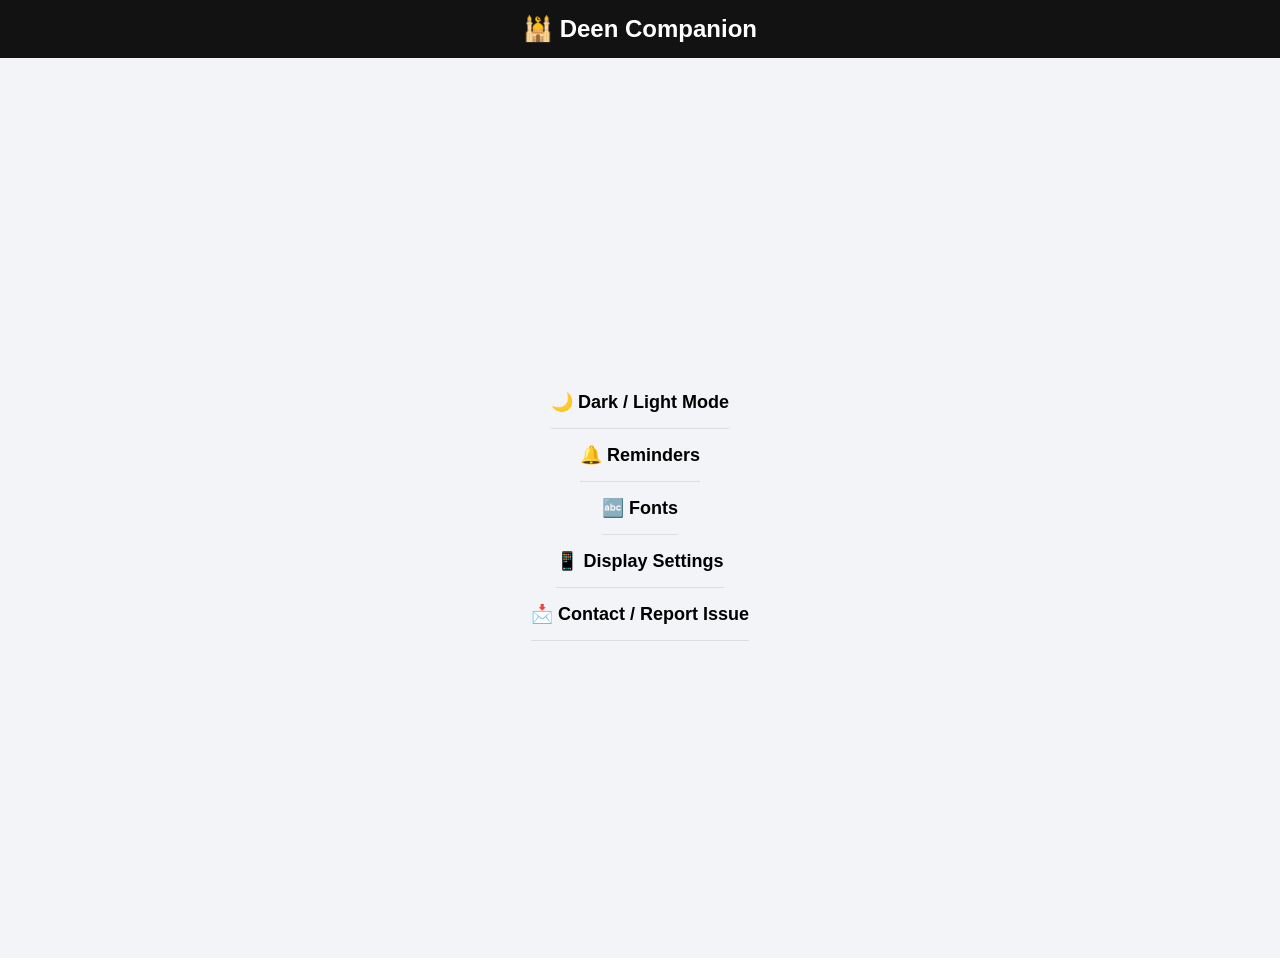
<file: settings.html>
<!DOCTYPE html>
<html lang="en">
<head>
<meta charset="UTF-8">
<meta name="viewport" content="width=device-width, initial-scale=1.0">
<title>Settings - Deen Companion</title>
<link rel="stylesheet" href="style.css">
<style>
body { font-family: Arial, sans-serif; margin: 0; padding: 0; }
header { padding: 15px 20px; background: #121212; color: white; text-align: center; }
header h2 { margin: 0; }
header p.signature { font-size: 14px; color: #ccc; margin-top: 5px; }
.container { padding: 20px; max-width: 600px; margin: auto; }
.setting { border-bottom: 1px solid #ddd; padding: 15px 0; cursor: pointer; }
.setting h3 { margin: 0; font-size: 18px; display: inline-block; }
.setting-content { display: none; padding-top: 10px; }
button, select, input[type="range"], input[type="text"], input[type="email"], textarea {
  padding: 5px; margin-top: 5px; width: 100%; box-sizing: border-box; border-radius: 5px; border: 1px solid #ccc;
}
textarea { resize: vertical; height: 80px; }
.toggle-switch { display: flex; justify-content: space-between; align-items: center; margin-top: 10px; }
</style>
</head>

<body>

<header>
  <h2>🕌 Deen Companion</h2>

</header>

<div class="container">

  <!-- Dark/Light Theme -->
  <div class="setting" onclick="toggleSection('themeSection')">
    <h3>🌙 Dark / Light Mode</h3>
  </div>
  <div id="themeSection" class="setting-content">
    <button onclick="setTheme('light')">Light Mode</button>
    <button onclick="setTheme('dark')">Dark Mode</button>
  </div>

  <!-- Reminders -->
  <div class="setting" onclick="toggleSection('reminderSection')">
    <h3>🔔 Reminders</h3>
  </div>
  <div id="reminderSection" class="setting-content">
    <div class="toggle-switch">
      <span>Morning Adhkar</span>
      <input type="checkbox" id="morningToggle">
    </div>
    <div class="toggle-switch">
      <span>Evening Adhkar</span>
      <input type="checkbox" id="eveningToggle">
    </div>
    <div class="toggle-switch">
      <span>Sleep Duas</span>
      <input type="checkbox" id="sleepToggle">
    </div>
  </div>

  <!-- Fonts -->
  <div class="setting" onclick="toggleSection('fontSection')">
    <h3>🔤 Fonts</h3>
  </div>
  <div id="fontSection" class="setting-content">
    <label>Font Size</label>
    <input type="range" id="fontSlider" min="14" max="24">
    <label>Font Style</label>
    <select id="fontStyle">
      <option value="Arial">Arial</option>
      <option value="Tahoma">Tahoma</option>
      <option value="Georgia">Georgia</option>
      <option value="Verdana">Verdana</option>
    </select>
  </div>

  <!-- Display -->
  <div class="setting" onclick="toggleSection('displaySection')">
    <h3>📱 Display Settings</h3>
  </div>
  <div id="displaySection" class="setting-content">
    <button onclick="showOldDuas()">Show Old Duas</button>
  </div>

  <!-- Contact / Report Issue -->
  <div class="setting" onclick="toggleSection('contactSection')">
    <h3>📩 Contact / Report Issue</h3>
  </div>
  <div id="contactSection" class="setting-content">
    <input type="text" id="name" placeholder="Your Name">
    <input type="email" id="email" placeholder="Your Email">
    <select id="issueType">
      <option>Duas</option>
      <option>40 Rabbana Duas</option>
      <option>Hajj & Umrah</option>
      <option>Other</option>
    </select>
    <input type="text" id="duaUrl" placeholder="Dua Number or URL">
    <textarea id="issueDescription" placeholder="Please provide full details of mistakes or errors with good English"></textarea>
    <button onclick="submitIssue()">Submit</button>
  </div>

</div>

<script>
// Toggle sections
function toggleSection(id) {
  const section = document.getElementById(id);
  section.style.display = (section.style.display === "block") ? "none" : "block";
}

// Dark/Light theme
function setTheme(mode) {
  if (mode === "dark") {
    document.body.style.background = "#121212";
    document.body.style.color = "white";
  } else {
    document.body.style.background = "white";
    document.body.style.color = "black";
  }
}

// Font size
document.getElementById("fontSlider").addEventListener("input", function() {
  document.body.style.fontSize = this.value + "px";
});

// Font style
document.getElementById("fontStyle").addEventListener("change", function() {
  document.body.style.fontFamily = this.value;
});

// Show old duas
function showOldDuas() {
  alert("Old Duas feature coming soon");
}

// Report Issue
function submitIssue() {
  const name = document.getElementById("name").value;
  const email = document.getElementById("email").value;
  const issueType = document.getElementById("issueType").value;
  const duaUrl = document.getElementById("duaUrl").value;
  const description = document.getElementById("issueDescription").value;

  if (!name || !email || !description) {
    alert("Please fill all required fields!");
    return;
  }

  alert(`Report submitted!\nName: ${name}\nEmail: ${email}\nType: ${issueType}\nDua URL/Number: ${duaUrl}\nDescription: ${description}`);
}

// Reminder toggles
document.getElementById("morningToggle").addEventListener("change", function() {
  alert(this.checked ? "Morning Adhkar ON" : "OFF");
});
document.getElementById("eveningToggle").addEventListener("change", function() {
  alert(this.checked ? "Evening Adhkar ON" : "OFF");
});
document.getElementById("sleepToggle").addEventListener("change", function() {
  alert(this.checked ? "Sleep Duas ON" : "OFF");
});
</script>

</body>
</html>
</file>
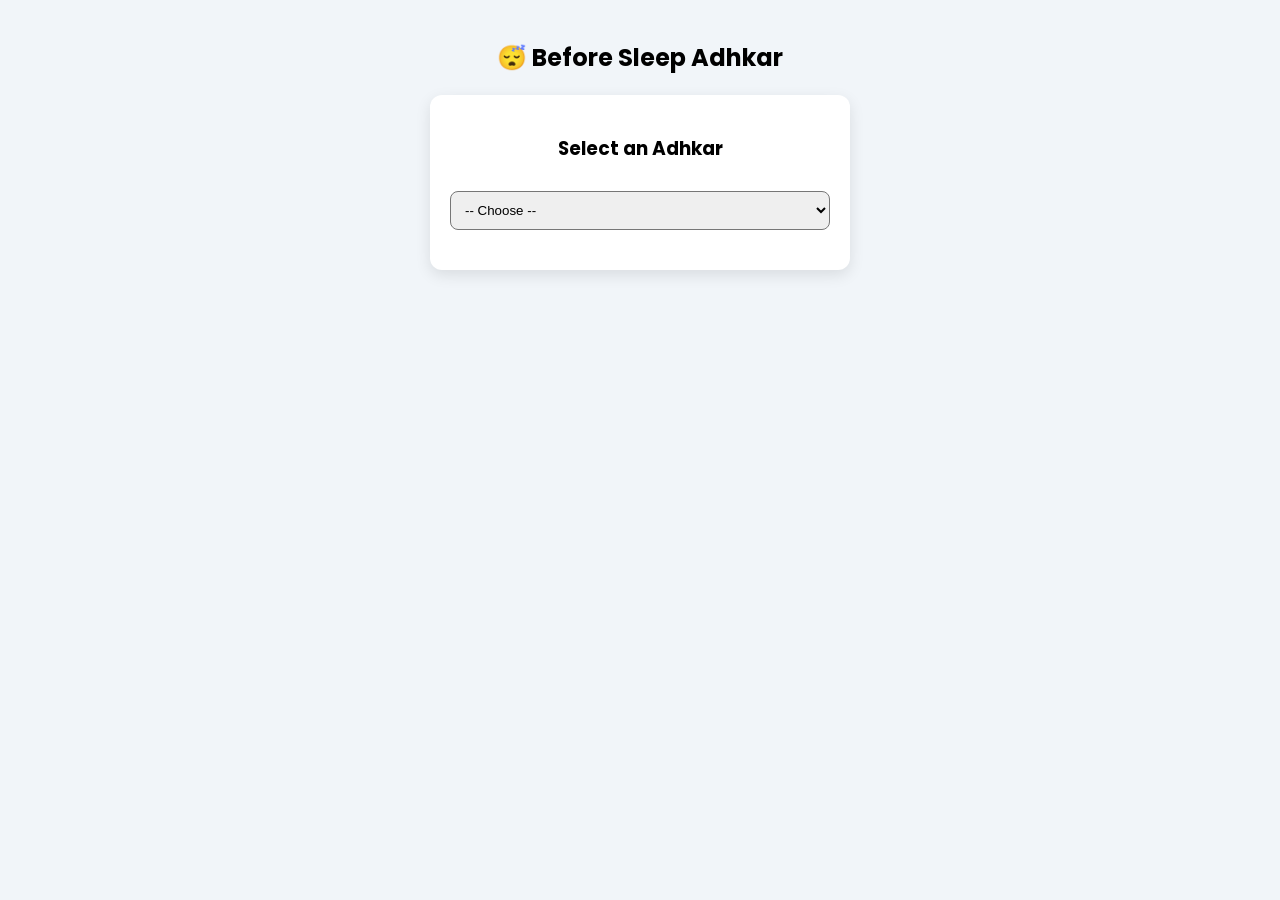
<file: sleep.html>
<!DOCTYPE html>
<html lang="en">
<head>
<meta charset="UTF-8">
<meta name="viewport" content="width=device-width, initial-scale=1.0">
<title>Before Sleep Adhkar</title>

<!-- Google Fonts -->
<link href="https://fonts.googleapis.com/css2?family=Poppins:wght@400;600&family=Amiri&display=swap" rel="stylesheet">
<style>
body {
    font-family: 'Poppins', Arial, sans-serif;
    background: #f1f5f9;
    margin: 0;
}

.container {
    max-width: 420px;
    margin: 40px auto;
    text-align: center;
}

.card {
    background: white;
    padding: 20px;
    border-radius: 12px;
    box-shadow: 0 5px 15px rgba(0,0,0,0.1);
}

select {
    width: 100%;
    padding: 10px;
    border-radius: 8px;
    margin-top: 10px;
}

.result {
    margin-top: 20px;
    text-align: left;
}

.arabic {
    font-size: 20px;
    direction: rtl;
    margin-bottom: 10px;
}

.translation {
    font-size: 14px;
    color: #555;
    margin-bottom: 15px;
}
</style>
</head>

<body>

<div class="container">
  <h2>😴 Before Sleep Adhkar</h2>

  <div class="card">
    <h3>Select an Adhkar</h3>

    <select onchange="showAdhkar(this.value)">
      <option value="">-- Choose --</option>
      <option value="entry">Sleeping Dua</option>
      <option value="kursi">Ayat al-Kursi</option>
      <option value="quls">3 Quls</option>
      <option value="last2">Last 2 Verses of Baqarah</option>
      <option value="tasbeeh">Tasbeeh Before Sleep</option>
      <option value="protection">Protection Dua</option>
    </select>

    <div id="result" class="result"></div>
  </div>
</div>

<script>
function showAdhkar(value) {
  let content = "";

  if (value === "entry") {
    content = `
    <div class="arabic">
    بِاسْمِكَ اللَّهُمَّ أَمُوتُ وَأَحْيَا
    </div>
    <div class="translation">
    In Your name, O Allah, I die and I live.
    </div>
    `;
  }

  else if (value === "kursi") {
    content = `
    <div class="arabic">
    اللَّهُ لَا إِلَٰهَ إِلَّا هُوَ الْحَيُّ الْقَيُّومُ،
    لَا تَأْخُذُهُ سِنَةٌ وَلَا نَوْمٌ،
    لَّهُ مَا فِي السَّمَاوَاتِ وَمَا فِي الْأَرْضِ،
    مَن ذَا الَّذِي يَشْفَعُ عِندَهُ إِلَّا بِإِذْنِهِ،
    يَعْلَمُ مَا بَيْنَ أَيْدِيهِمْ وَمَا خَلْفَهُمْ،
    وَلَا يُحِيطُونَ بِشَيْءٍ مِّنْ عِلْمِهِ إِلَّا بِمَا شَاءَ،
    وَسِعَ كُرْسِيُّهُ السَّمَاوَاتِ وَالْأَرْضَ،
    وَلَا يَئُودُهُ حِفْظُهُمَا،
    وَهُوَ الْعَلِيُّ الْعَظِيمُ
    </div>
    <div class="translation">
    Allah! There is no deity except Him, the Ever-Living, the Sustainer of existence...
    His Kursi extends over the heavens and the earth, and their preservation does not tire Him.
    And He is the Most High, the Most Great.
    </div>
    `;
  }

  else if (value === "quls") {
    content = `
    <div class="arabic">
    قُلْ هُوَ اللَّهُ أَحَدٌ،
    اللَّهُ الصَّمَدُ،
    لَمْ يَلِدْ وَلَمْ يُولَدْ،
    وَلَمْ يَكُن لَّهُ كُفُوًا أَحَدٌ
    </div>
    <div class="translation">Surah Al-Ikhlas (3 times)</div>

    <div class="arabic">
    قُلْ أَعُوذُ بِرَبِّ الْفَلَقِ،
    مِن شَرِّ مَا خَلَقَ،
    وَمِن شَرِّ غَاسِقٍ إِذَا وَقَبَ،
    وَمِن شَرِّ النَّفَّاثَاتِ فِي الْعُقَدِ،
    وَمِن شَرِّ حَاسِدٍ إِذَا حَسَدَ
    </div>
    <div class="translation">Surah Al-Falaq (3 times)</div>

    <div class="arabic">
    قُلْ أَعُوذُ بِرَبِّ النَّاسِ،
    مَلِكِ النَّاسِ،
    إِلَٰهِ النَّاسِ،
    مِن شَرِّ الْوَسْوَاسِ الْخَنَّاسِ،
    الَّذِي يُوَسْوِسُ فِي صُدُورِ النَّاسِ،
    مِنَ الْجِنَّةِ وَالنَّاسِ
    </div>
    <div class="translation">Surah An-Nas (3 times)</div>
    `;
  }

  else if (value === "last2") {
    content = `
    <div class="arabic">
    آمَنَ الرَّسُولُ بِمَا أُنزِلَ إِلَيْهِ مِن رَّبِّهِ وَالْمُؤْمِنُونَ،
    كُلٌّ آمَنَ بِاللَّهِ وَمَلَائِكَتِهِ وَكُتُبِهِ وَرُسُلِهِ،
    لَا نُفَرِّقُ بَيْنَ أَحَدٍ مِّن رُّسُلِهِ،
    وَقَالُوا سَمِعْنَا وَأَطَعْنَا،
    غُفْرَانَكَ رَبَّنَا وَإِلَيْكَ الْمَصِيرُ

    لَا يُكَلِّفُ اللَّهُ نَفْسًا إِلَّا وُسْعَهَا،
    لَهَا مَا كَسَبَتْ وَعَلَيْهَا مَا اكْتَسَبَتْ،
    رَبَّنَا لَا تُؤَاخِذْنَا إِن نَّسِينَا أَوْ أَخْطَأْنَا،
    رَبَّنَا وَلَا تَحْمِلْ عَلَيْنَا إِصْرًا كَمَا حَمَلْتَهُ عَلَى الَّذِينَ مِن قَبْلِنَا،
    رَبَّنَا وَلَا تُحَمِّلْنَا مَا لَا طَاقَةَ لَنَا بِهِ،
    وَاعْفُ عَنَّا وَاغْفِرْ لَنَا وَارْحَمْنَا،
    أَنتَ مَوْلَانَا فَانصُرْنَا عَلَى الْقَوْمِ الْكَافِرِينَ
    </div>
    <div class="translation">
    The Messenger has believed in what was revealed to him from his Lord, and [so have] the believers...
    Allah does not burden a soul beyond that it can bear...
    So pardon us, forgive us, and have mercy upon us. You are our Protector.
    </div>
    `;
  }

  else if (value === "tasbeeh") {
    content = `
    <div class="arabic">
    سُبْحَانَ اللَّهِ (33)  
    الْحَمْدُ لِلَّهِ (33)  
    اللَّهُ أَكْبَرُ (34)
    </div>
    <div class="translation">
    Say SubhanAllah 33 times, Alhamdulillah 33 times, and Allahu Akbar 34 times before sleeping.
    </div>
    `;
  }

  else if (value === "protection") {
    content = `
    <div class="arabic">
    اللَّهُمَّ أَسْلَمْتُ نَفْسِي إِلَيْكَ،
    وَفَوَّضْتُ أَمْرِي إِلَيْكَ،
    وَوَجَّهْتُ وَجْهِي إِلَيْكَ،
    وَأَلْجَأْتُ ظَهْرِي إِلَيْكَ،
    رَغْبَةً وَرَهْبَةً إِلَيْكَ،
    لَا مَلْجَأَ وَلَا مَنْجَا مِنْكَ إِلَّا إِلَيْكَ،
    آمَنْتُ بِكِتَابِكَ الَّذِي أَنزَلْتَ،
    وَبِنَبِيِّكَ الَّذِي أَرْسَلْتَ
    </div>
    <div class="translation">
    O Allah, I submit myself to You, entrust my affairs to You,
    turn my face to You, and rely completely upon You,
    hoping in You and fearing You.
    There is no refuge or escape from You except to You.
    I believe in Your Book and Your Prophet.
    </div>
    `;
  }

  document.getElementById("result").innerHTML = content;
}
</script>

</body>
</html>
</file>
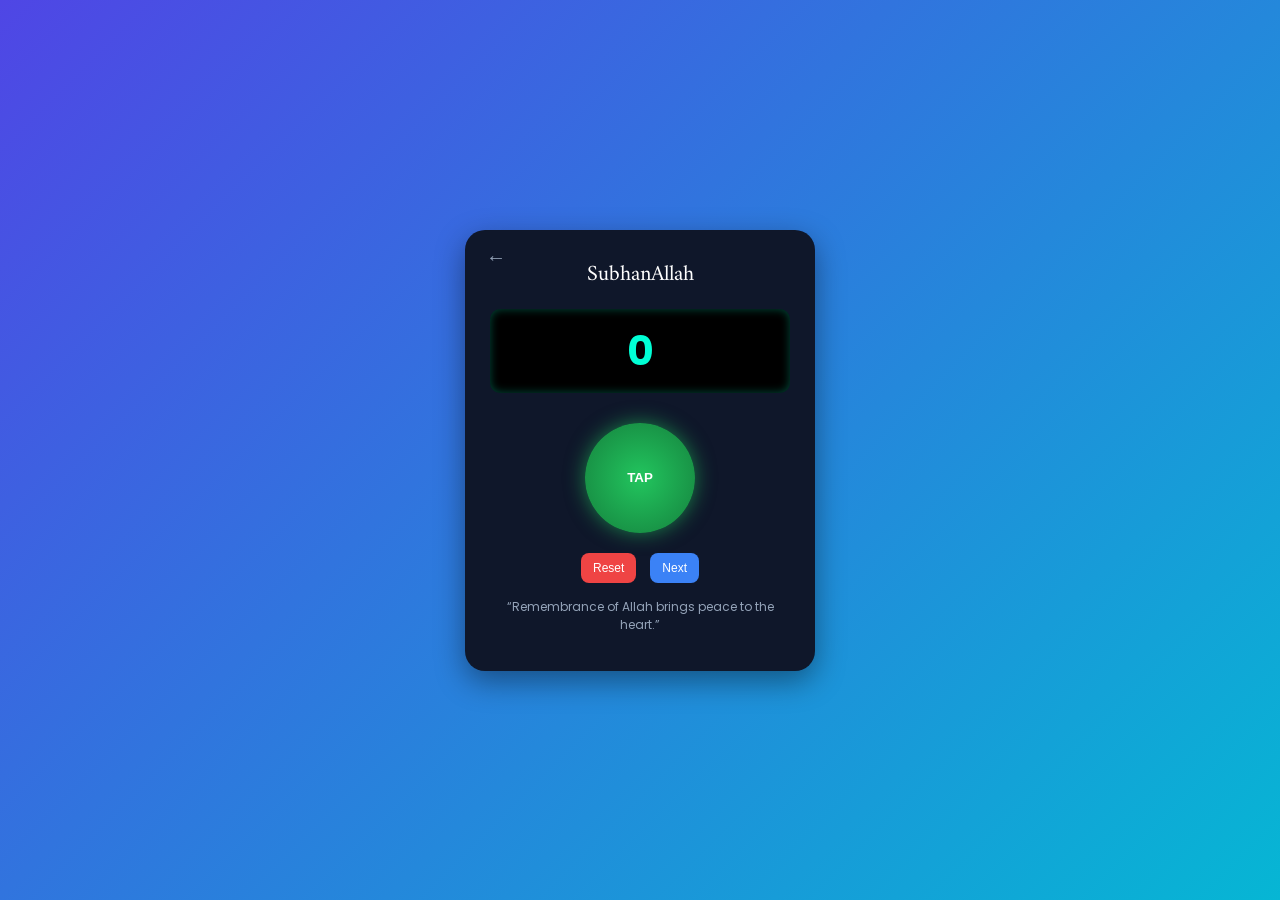
<file: tasbeeh2.html>
<!DOCTYPE html>
<html lang="en">
<head>
<meta charset="UTF-8">
<meta name="viewport" content="width=device-width, initial-scale=1.0">

<title>Tasbeeh Pro</title>

<link href="https://fonts.googleapis.com/css2?family=Poppins:wght@400;600&family=Amiri&display=swap" rel="stylesheet">

<style>
body {
    margin: 0;
    font-family: 'Poppins', sans-serif;
    background: linear-gradient(135deg, #4f46e5, #06b6d4);
    display: flex;
    justify-content: center;
    align-items: center;
    height: 100vh;
}

/* Card */
.container {
    position: relative;
    background: #0f172a;
    padding: 25px;
    border-radius: 20px;
    width: 300px;
    text-align: center;
    color: white;
    box-shadow: 0 10px 30px rgba(0,0,0,0.4);
}

/* Back button */
.back-btn {
    position: absolute;
    top: 15px;
    left: 15px;
    background: transparent;
    border: none;
    color: #94a3b8;
    font-size: 20px;
    cursor: pointer;
}

/* Arabic text */
.zikr {
    font-family: 'Amiri', serif;
    font-size: 22px;
    margin-bottom: 10px;
}

/* Counter */
.counter-box {
    background: black;
    border-radius: 10px;
    padding: 12px;
    margin: 15px 0;
    box-shadow: inset 0 0 10px rgba(0,255,200,0.3);
}

.counter {
    font-size: 40px;
    color: #00ffd5;
    font-weight: bold;
}

/* Tap button */
.tap-btn {
    width: 110px;
    height: 110px;
    border-radius: 50%;
    border: none;
    background: radial-gradient(circle, #22c55e, #15803d);
    color: white;
    font-weight: bold;
    box-shadow: 0 0 20px rgba(34,197,94,0.6);
    margin: 15px auto;
}

.tap-btn:active {
    transform: scale(0.92);
}

/* Controls */
.controls button {
    margin: 5px;
    padding: 8px 12px;
    border-radius: 8px;
    border: none;
    font-size: 12px;
}

.reset { background: #ef4444; color: white; }
.next { background: #3b82f6; color: white; }

.quote {
    font-size: 12px;
    color: #94a3b8;
    margin-top: 10px;
}
</style>
</head>

<body>

<div class="container">
    <button class="back-btn" onclick="goBack()">←</button>

    <div id="zikrText" class="zikr">SubhanAllah</div>

    <div class="counter-box">
        <div id="count" class="counter">0</div>
    </div>

    <button class="tap-btn" onclick="increment()">TAP</button>

    <div class="controls">
        <button class="reset" onclick="reset()">Reset</button>
        <button class="next" onclick="nextZikr()">Next</button>
    </div>

    <p class="quote">“Remembrance of Allah brings peace to the heart.”</p>
</div>

<script>
let count = localStorage.getItem("count") || 0;
let zikrIndex = localStorage.getItem("zikrIndex") || 0;

const azkar = [
    "SubhanAllah",
    "Alhamdulillah",
    "Allahu Akbar",
    "La ilaha illa Allah"
];

document.getElementById("count").innerText = count;
document.getElementById("zikrText").innerText = azkar[zikrIndex];

// Sound
const clickSound = new Audio("https://www.soundjay.com/buttons/sounds/button-16.mp3");

function increment() {
    count++;
    document.getElementById("count").innerText = count;

    // Save
    localStorage.setItem("count", count);

    // Sound
    clickSound.play();

    // Vibration
    if (navigator.vibrate) {
        navigator.vibrate(50);
    }
}

function reset() {
    count = 0;
    document.getElementById("count").innerText = count;
    localStorage.setItem("count", count);
}

function nextZikr() {
    zikrIndex = (parseInt(zikrIndex) + 1) % azkar.length;
    document.getElementById("zikrText").innerText = azkar[zikrIndex];

    localStorage.setItem("zikrIndex", zikrIndex);
}

function goBack() {
    window.location.href = "index.html";
}
</script>

</body>
</html>
</file>
<file: style.css>
body {
    font-family: 'Poppins', Arial, sans-serif;
    background: #f1f5f9;
    text-align: center;
    margin: 0;
}

/* 👇 THIS is the correct container fix */
.container {
    height: 100vh;
    display: flex;
    flex-direction: column;
    justify-content: center; /* center vertically */
    align-items: center;
}

h1 {
  margin: 5px 0 0 0; /* 👈 less space above */
}

h2 {
  margin: 0 0 5px 0; /* 👈 tighter under title */
}

* {
  box-sizing: border-box; /* 👈 VERY IMPORTANT */
}

.card {
  background: white;
  padding: 15px;
  margin: 10px 0;
  border-radius: 10px;
  box-shadow: 0 2px 8px rgba(0,0,0,0.1);
}

.highlight {
  background: #2ecc71;
  color: white;
  text-align: center;
}

input, select {
  width: 100%;
  padding: 10px;
  margin-top: 8px;
  border-radius: 5px;
  border: 1px solid #ccc;
}

button {
  margin-top: 8px;
  padding: 10px;
  border: none;
  border-radius: 5px;
  background: #3498db;
  color: white;
  cursor: pointer;
  width: 100%;
}

button.secondary {
  background: #95a5a6;
}

button:hover {
  opacity: 0.9;
}

ul {
  list-style: none;
  padding: 0;
}

.card p {
  margin: 5px 0;
}
/* Navbar */
.navbar {
  position: fixed;
  bottom: 0;
  width: 100px;
  max-width: 420px;
  left: 50%;
  display: flex;
  justify-content: space-around;
  background: #ffffff;
  border-top: 1px solid #ddd;
  padding: 10px 0;
  
}

.navbar a {
  text-decoration: none;
  color: #333;
  font-size: 14px;
  text-align: center;
}

.navbar a:hover {
  color: #3498db;
}
body {
  padding-bottom: 70px;
}
.app {
  max-width: 400px;
  margin: auto;
  position: relative;
  min-height: auto;
  padding-bottom: 60px; /* space for navbar */
}
.navbar {
  position: fixed;
  bottom: 0;
  width: 100%;
  max-width: 360px;
  left: 50%;
  transform: translateX(-50%);
  background: #fff;
  display: flex;
  justify-content: space-around;
  padding: 10px;
  border-top: 1px solid #ddd;
}

body {
  font-family: Arial, sans-serif;
  background: #f2f4f7;
  margin: 0;
}

.app {
  max-width: 420px;
  margin: auto;
  padding: 15px;
}

/* TOP NAV */
.topnav {
  display: flex;
  justify-content: space-between;
  background: white;
  padding: 10px;
  border-radius: 12px;
  margin-bottom: 15px;
  box-shadow: 0 2px 6px rgba(0,0,0,0.1);
}

.topnav a {
  text-decoration: none;
  color: #555;
  font-size: 13px;
}

.topnav a.active {
  color: #3498db;
  font-weight: bold;
}

/* SECTIONS */
.section {
  background: white;
  padding: 15px;
  border-radius: 12px;
  margin-bottom: 15px;
  box-shadow: 0 2px 6px rgba(0,0,0,0.08);
}

/* BUTTONS */
button {
  width: 100%;
  padding: 10px;
  margin-top: 8px;
  border: none;
  border-radius: 8px;
  background: #3498db;
  color: white;
  font-size: 14px;
}

button.secondary {
  background: #7f8c8d;
}
body {
  font-family: Arial, sans-serif;
  background: #f2f4f7;
  margin: 0;
}

.app {
  max-width: 360px;
  margin: auto;
  padding: 20px;
  text-align: center;
}

.grid {
  display: grid;
  grid-template-columns: repeat(3, 1fr); /* 👈 3 per row */
  gap: 8px; /* slightly smaller spacing */
  margin-top: 10px;

  align-content: start; /* 👈 FIXES bottom spacing */
}
.card {
  background: white;
  padding: 12px 6px;
  border-radius: 12px;
  text-decoration: none;
  color: #333;
  font-size: 12px;
  box-shadow: 0 2px 5px rgba(0,0,0,0.08);

  aspect-ratio: 1 / 1; /* 👈 keeps them square */
  display: flex;
  flex-direction: column;
  justify-content: center;
  align-items: center;
}
.card {
  aspect-ratio: 1 / 1; /* 👈 makes cards square */
  display: flex;
  flex-direction: column;
  justify-content: center;
}
@media (max-width: 350px) {
  .grid {
    grid-template-columns: repeat(2, 1fr); /* smaller phones */
  }
}
.card:hover {
  transform: scale(1.05);
  background: #f0f8ff;
}
.active {
  background: #2ecc71;
  color: white;
  font-weight: bold;
  border-radius: 8px;
  padding: 5px;
}
.prayer {
  display: flex;
  justify-content: space-between;
  padding: 8px 0;
  border-bottom: 1px solid #eee;
}
.prayer-quote {
  margin: 10px 0;
  font-style: italic;
  color: #555;
  text-align: center;
}
.menu-container {
  position: absolute;
  top: 10px;
  right: 15px;
}

.menu-icon {
  font-size: 24px;
  cursor: pointer;
}

.menu {
  display: none;
  position: absolute;
  right: 0;
  background: white;
  box-shadow: 0px 4px 8px rgba(0,0,0,0.2);
  border-radius: 8px;
  overflow: hidden;
  min-width: 140px;
  z-index: 100;
}

.menu a {
  display: block;
  padding: 10px;
  text-decoration: none;
  color: black;
}

.menu a:hover {
  background: #f0f0f0;
}
/* MODAL BACKGROUND */
.modal {
  display: none;
  position: fixed;
  z-index: 200;
  left: 0;
  top: 0;
  width: 100%;
  height: 100%;
  background: rgba(0,0,0,0.5);
}

/* MODAL BOX */
.modal-content {
  background: white;
  margin: 15% auto;
  padding: 20px;
  width: 80%;
  border-radius: 10px;
}

/* CLOSE BUTTON */
.close {
  float: right;
  font-size: 20px;
  cursor: pointer;
}
/* DARK MODE */
body.dark {
  background: #121212;
  color: white;
}

body.dark .card {
  background: #1e1e1e;
  color: white;
}

body.dark .modal-content {
  background: #1e1e1e;
  color: white;
}

.settings {
  text-align: left;
}

.setting-group {
  margin: 15px 0;
}

.setting-group h4 {
  margin-bottom: 8px;
  color: #555;
}

.setting-item {
  display: flex;
  justify-content: space-between;
  margin: 8px 0;
}

.setting-link {
  padding: 8px;
  cursor: pointer;
  color: #007bff;
}

.setting-link:hover {
  text-decoration: underline;
}
.setting-title {
  background: #eee;
  padding: 10px;
  margin-top: 10px;
  cursor: pointer;
  border-radius: 6px;
}

.setting-content {
  display: none;
  padding: 10px;
  border-left: 3px solid #ccc;
}

.reminder-item {
  display: flex;
  justify-content: space-between;
  margin: 8px 0;
}
.hero {
  cursor: pointer;
}

.hero * {
  pointer-events: none;
}
</file>
<file: PRAYERAPP/style.css>
body {
    font-family: 'Poppins', Arial, sans-serif;
    background: #f1f5f9;
    text-align: center;
    margin: 0;
}

/* 👇 THIS is the correct container fix */
.container {
    height: 100vh;
    display: flex;
    flex-direction: column;
    justify-content: center; /* center vertically */
    align-items: center;
}

h1 {
  margin: 5px 0 0 0; /* 👈 less space above */
}

h2 {
  margin: 0 0 5px 0; /* 👈 tighter under title */
}

* {
  box-sizing: border-box; /* 👈 VERY IMPORTANT */
}

.card {
  background: white;
  padding: 15px;
  margin: 10px 0;
  border-radius: 10px;
  box-shadow: 0 2px 8px rgba(0,0,0,0.1);
}

.highlight {
  background: #2ecc71;
  color: white;
  text-align: center;
}

input, select {
  width: 100%;
  padding: 10px;
  margin-top: 8px;
  border-radius: 5px;
  border: 1px solid #ccc;
}

button {
  margin-top: 8px;
  padding: 10px;
  border: none;
  border-radius: 5px;
  background: #3498db;
  color: white;
  cursor: pointer;
  width: 100%;
}

button.secondary {
  background: #95a5a6;
}

button:hover {
  opacity: 0.9;
}

ul {
  list-style: none;
  padding: 0;
}

.card p {
  margin: 5px 0;
}
/* Navbar */
.navbar {
  position: fixed;
  bottom: 0;
  width: 100px;
  max-width: 420px;
  left: 50%;
  display: flex;
  justify-content: space-around;
  background: #ffffff;
  border-top: 1px solid #ddd;
  padding: 10px 0;
  
}

.navbar a {
  text-decoration: none;
  color: #333;
  font-size: 14px;
  text-align: center;
}

.navbar a:hover {
  color: #3498db;
}
body {
  padding-bottom: 70px;
}
.app {
  max-width: 400px;
  margin: auto;
  position: relative;
  min-height: auto;
  padding-bottom: 60px; /* space for navbar */
}
.navbar {
  position: fixed;
  bottom: 0;
  width: 100%;
  max-width: 360px;
  left: 50%;
  transform: translateX(-50%);
  background: #fff;
  display: flex;
  justify-content: space-around;
  padding: 10px;
  border-top: 1px solid #ddd;
}

body {
  font-family: Arial, sans-serif;
  background: #f2f4f7;
  margin: 0;
}

.app {
  max-width: 420px;
  margin: auto;
  padding: 15px;
}

/* TOP NAV */
.topnav {
  display: flex;
  justify-content: space-between;
  background: white;
  padding: 10px;
  border-radius: 12px;
  margin-bottom: 15px;
  box-shadow: 0 2px 6px rgba(0,0,0,0.1);
}

.topnav a {
  text-decoration: none;
  color: #555;
  font-size: 13px;
}

.topnav a.active {
  color: #3498db;
  font-weight: bold;
}

/* SECTIONS */
.section {
  background: white;
  padding: 15px;
  border-radius: 12px;
  margin-bottom: 15px;
  box-shadow: 0 2px 6px rgba(0,0,0,0.08);
}

/* BUTTONS */
button {
  width: 100%;
  padding: 10px;
  margin-top: 8px;
  border: none;
  border-radius: 8px;
  background: #3498db;
  color: white;
  font-size: 14px;
}

button.secondary {
  background: #7f8c8d;
}
body {
  font-family: Arial, sans-serif;
  background: #f2f4f7;
  margin: 0;
}

.app {
  max-width: 360px;
  margin: auto;
  padding: 20px;
  text-align: center;
}

.grid {
  display: grid;
  grid-template-columns: repeat(3, 1fr); /* 👈 3 per row */
  gap: 8px; /* slightly smaller spacing */
  margin-top: 10px;

  align-content: start; /* 👈 FIXES bottom spacing */
}
.card {
  background: white;
  padding: 12px 6px;
  border-radius: 12px;
  text-decoration: none;
  color: #333;
  font-size: 12px;
  box-shadow: 0 2px 5px rgba(0,0,0,0.08);

  aspect-ratio: 1 / 1; /* 👈 keeps them square */
  display: flex;
  flex-direction: column;
  justify-content: center;
  align-items: center;
}
.card {
  aspect-ratio: 1 / 1; /* 👈 makes cards square */
  display: flex;
  flex-direction: column;
  justify-content: center;
}
@media (max-width: 350px) {
  .grid {
    grid-template-columns: repeat(2, 1fr); /* smaller phones */
  }
}
.card:hover {
  transform: scale(1.05);
  background: #f0f8ff;
}
.active {
  background: #2ecc71;
  color: white;
  font-weight: bold;
  border-radius: 8px;
  padding: 5px;
}
.prayer {
  display: flex;
  justify-content: space-between;
  padding: 8px 0;
  border-bottom: 1px solid #eee;
}
.prayer-quote {
  margin: 10px 0;
  font-style: italic;
  color: #555;
  text-align: center;
}
.menu-container {
  position: absolute;
  top: 10px;
  right: 15px;
}

.menu-icon {
  font-size: 24px;
  cursor: pointer;
}

.menu {
  display: none;
  position: absolute;
  right: 0;
  background: white;
  box-shadow: 0px 4px 8px rgba(0,0,0,0.2);
  border-radius: 8px;
  overflow: hidden;
  min-width: 140px;
  z-index: 100;
}

.menu a {
  display: block;
  padding: 10px;
  text-decoration: none;
  color: black;
}

.menu a:hover {
  background: #f0f0f0;
}
/* MODAL BACKGROUND */
.modal {
  display: none;
  position: fixed;
  z-index: 200;
  left: 0;
  top: 0;
  width: 100%;
  height: 100%;
  background: rgba(0,0,0,0.5);
}

/* MODAL BOX */
.modal-content {
  background: white;
  margin: 15% auto;
  padding: 20px;
  width: 80%;
  border-radius: 10px;
}

/* CLOSE BUTTON */
.close {
  float: right;
  font-size: 20px;
  cursor: pointer;
}
/* DARK MODE */
body.dark {
  background: #121212;
  color: white;
}

body.dark .card {
  background: #1e1e1e;
  color: white;
}

body.dark .modal-content {
  background: #1e1e1e;
  color: white;
}

.settings {
  text-align: left;
}

.setting-group {
  margin: 15px 0;
}

.setting-group h4 {
  margin-bottom: 8px;
  color: #555;
}

.setting-item {
  display: flex;
  justify-content: space-between;
  margin: 8px 0;
}

.setting-link {
  padding: 8px;
  cursor: pointer;
  color: #007bff;
}

.setting-link:hover {
  text-decoration: underline;
}
.setting-title {
  background: #eee;
  padding: 10px;
  margin-top: 10px;
  cursor: pointer;
  border-radius: 6px;
}

.setting-content {
  display: none;
  padding: 10px;
  border-left: 3px solid #ccc;
}

.reminder-item {
  display: flex;
  justify-content: space-between;
  margin: 8px 0;
}
.hero {
  cursor: pointer;
}

.hero * {
  pointer-events: none;
}
</file>
